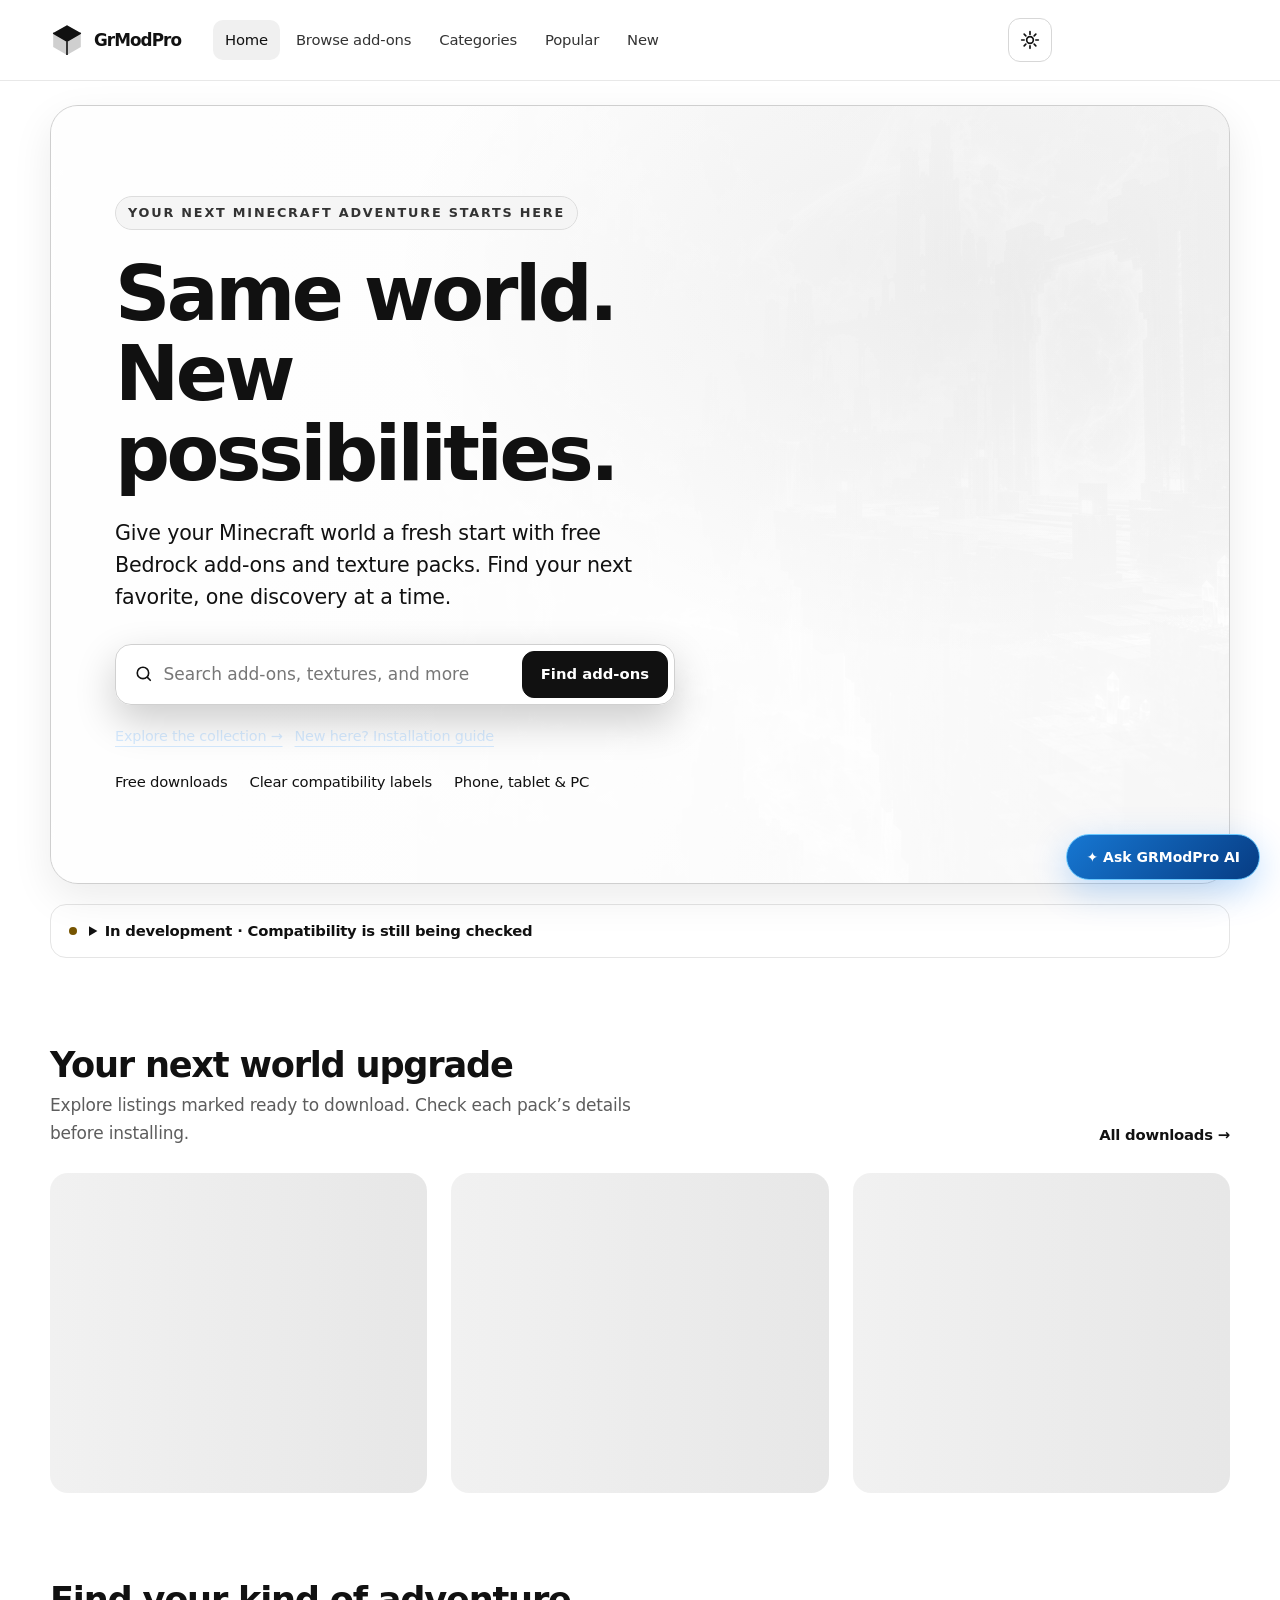
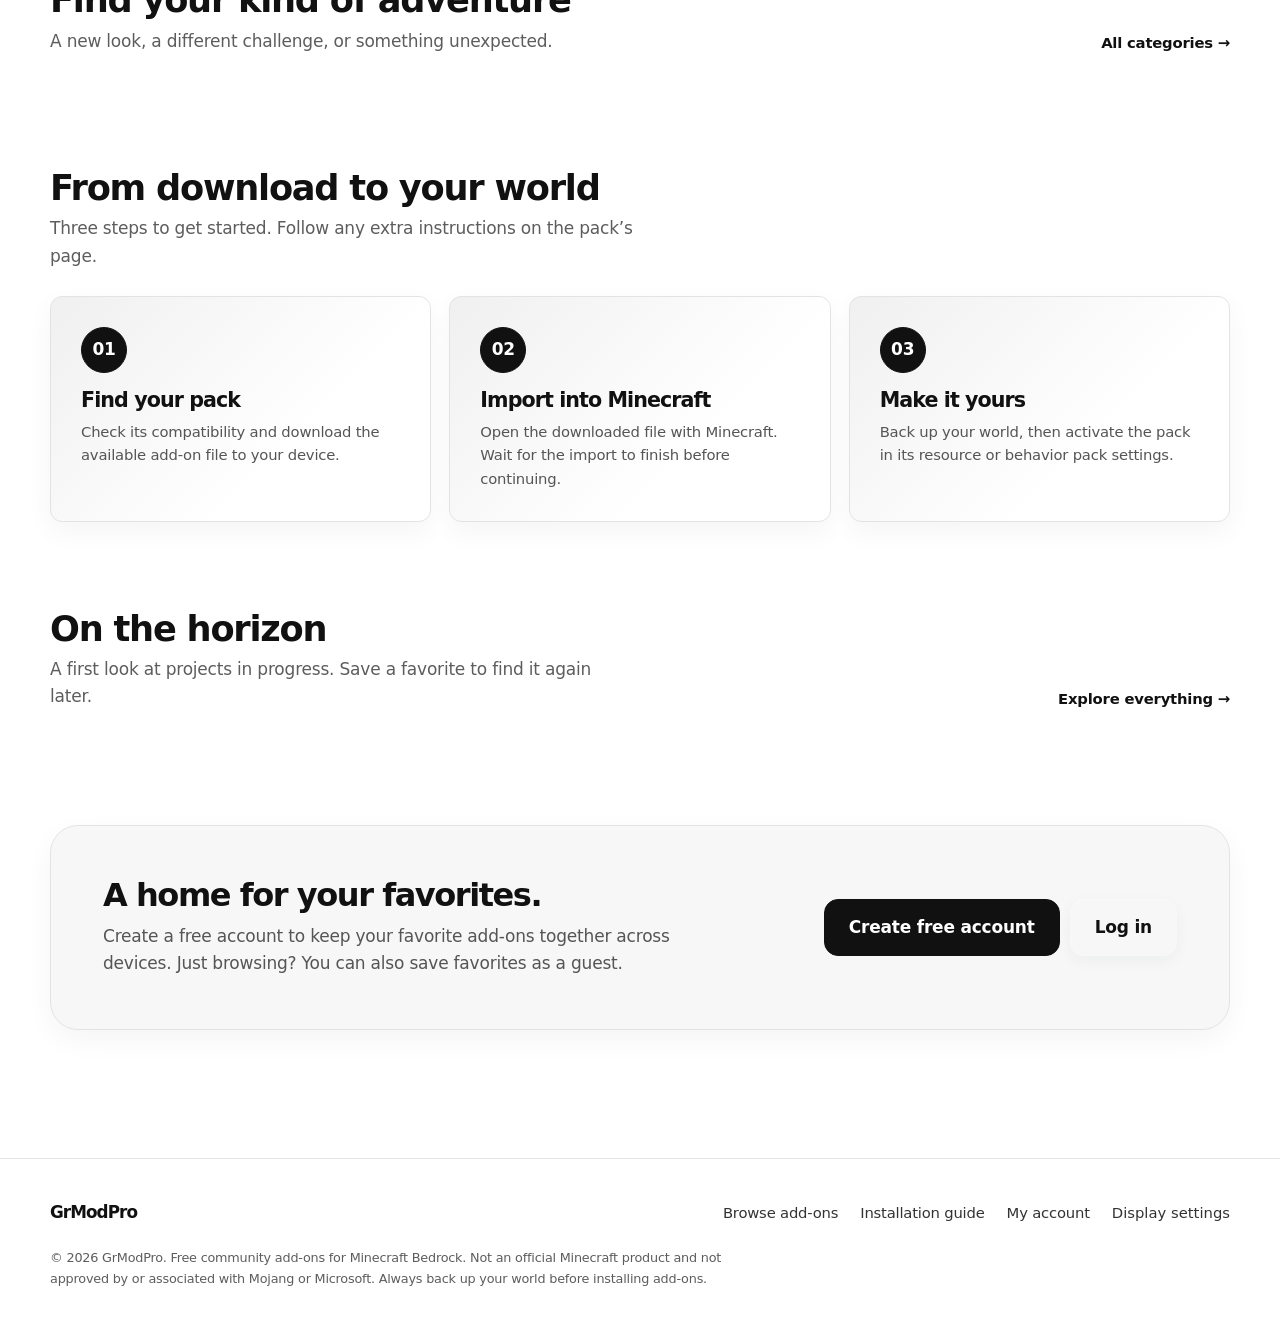
<file: index.html>
<!doctype html>
<html lang="en">
<head>
<meta charset="utf-8">
<meta name="viewport" content="width=device-width, initial-scale=1, viewport-fit=cover">
<title>GrModPro — Free Minecraft Bedrock add-ons</title>
<meta name="description" content="Discover free Minecraft Bedrock add-ons and texture packs. Browse clearly labeled downloads and save your favorites with GrModPro.">
<meta name="theme-color" content="#070b14">
<link rel="canonical" href="https://leoissac123-art.github.io/GRModPro/">
<meta property="og:title" content="GrModPro — Make Minecraft feel new again">
<meta property="og:description" content="Free Bedrock add-ons, texture packs, and your next adventure.">
<meta property="og:image" content="https://leoissac123-art.github.io/GRModPro/assets/grmodpro-hero-blue.webp">
<meta name="twitter:card" content="summary_large_image">
<link rel="preconnect" href="https://api.fontshare.com" crossorigin>
<link href="https://api.fontshare.com/v2/css?f[]=chillax@500,600&f[]=general-sans@400,500,600,700&display=swap" rel="stylesheet">
<link rel="stylesheet" href="assets/styles.css?v=11">
<script src="site-settings.js?v=4"></script>
<style>
body[data-page=home]{background:radial-gradient(ellipse at 90% 0,var(--accent-soft),transparent 38%),var(--bg)}
.nav{min-height:80px}.nav-links a[aria-current=page]{background:var(--accent-soft);color:var(--accent)}
.hero{width:var(--shell);margin:24px auto 0;border:1px solid var(--line-strong);border-radius:28px;box-shadow:var(--shadow)}
.hero .shell{width:100%;padding:clamp(40px,7vw,92px) clamp(24px,5vw,64px)}
.hero-copy{max-width:640px}.hero h1{font-size:clamp(2.65rem,6vw,5rem);letter-spacing:-.045em;max-width:620px;line-height:1.04;margin:24px 0}
.hero h1 em{color:#89d4ff}.hero .lead{max-width:480px}.hero-search{margin-top:30px;box-shadow:0 16px 40px #0003}.hero-search label{min-width:0}
.hero-points{margin-bottom:0}.hero-actions{display:flex;flex-wrap:wrap;gap:12px;margin-top:20px}.hero-actions a{color:#d5eaff;font-size:.9rem;text-underline-offset:5px}
.release-strip{display:flex;align-items:center;gap:12px;margin:20px auto 0;padding:14px 18px;border:1px solid var(--line);border-radius:16px;background:var(--surface);font-size:var(--text-sm);color:var(--muted)}
.release-strip details{min-width:0;flex:1}.release-strip summary{cursor:pointer;color:var(--text);font-weight:600}.release-strip p{margin-top:10px;max-width:85ch}.release-dot{width:8px;height:8px;flex:none;border-radius:50%;background:var(--warn)}
.section-head h2{font-size:clamp(1.6rem,3vw,2.2rem);letter-spacing:-.035em}.section-head p{max-width:54ch}.grid{gap:24px}.card{box-shadow:0 8px 24px #0000000d}.card-body{padding:22px;gap:10px}.card h3{line-height:1.25}.card:focus-within{border-color:var(--accent)}
.step{position:relative;background:linear-gradient(135deg,var(--accent-soft),transparent 65%),var(--surface);padding:30px}.step-num{border:1px solid var(--line-strong);background:var(--accent-soft);color:var(--accent);border-radius:50%;width:46px;height:46px}
.cat-tile{padding:24px}.cta-band{border-radius:28px}.site-footer{background:var(--surface)}
@media(hover:hover){.card:hover{transform:translateY(-6px)}.cat-tile:hover{box-shadow:var(--shadow)}}
@media(max-width:720px){.nav{min-height:68px}.hero{margin-top:16px;border-radius:22px}.hero .shell{padding:38px 22px}.hero .kicker{font-size:.7rem;max-width:100%;white-space:normal}.hero h1{font-size:clamp(2.4rem,10vw,3.5rem)}.hero-points{gap:10px 16px}.release-strip{align-items:flex-start}.release-dot{margin-top:8px}.section-head{gap:14px}.cta-band .actions{display:grid;width:100%}.cta-band .btn{white-space:normal;text-align:center}.footer-grid nav{gap:16px}.step{padding:24px}}
</style>
</head>
<body data-page="home">
<a class="skip" href="#main">Skip to content</a>
<header class="site-header">
<div class="shell nav">
<a class="brand" href="index.html" aria-label="GrModPro home"><svg class="brand-mark" viewBox="0 0 32 32" aria-hidden="true"><path d="M16 2 29 9.5v13L16 30 3 22.5v-13Z" fill="currentColor" opacity=".2"/><path d="M16 2 29 9.5 16 17 3 9.5Z" fill="currentColor"/><path d="M16 17v13M3 9.5 16 17 29 9.5" fill="none" stroke="currentColor" stroke-width="1.5"/></svg><span>Gr<b>Mod</b>Pro</span></a>
<nav class="nav-links" aria-label="Main"><a href="index.html" aria-current="page">Home</a><a href="discover.html">Browse add-ons</a><a href="categories.html">Categories</a><a href="trending.html">Popular</a><a href="recent.html">New</a></nav>
<div class="nav-right"><button class="icon-btn" type="button" data-settings aria-label="Display settings"><svg class="icon" viewBox="0 0 24 24" aria-hidden="true"><circle cx="12" cy="12" r="4"/><path d="M12 2v3m0 14v3M2 12h3m14 0h3M5 5l2 2m10 10 2 2M5 19l2-2M17 7l2-2"/></svg></button><div class="auth-slot" id="auth-slot" aria-live="polite"></div><button class="icon-btn menu-btn" id="menu-btn" type="button" aria-expanded="false" aria-controls="mobile-nav" aria-label="Open menu"><svg class="icon" viewBox="0 0 24 24" aria-hidden="true"><path d="M4 6h16M4 12h16M4 18h16"/></svg></button></div>
</div>
<div class="shell mobile-nav" id="mobile-nav"><nav aria-label="Mobile"><a href="index.html" aria-current="page">Home</a><a href="discover.html">Browse add-ons</a><a href="categories.html">Categories</a><a href="trending.html">Popular</a><a href="recent.html">New</a></nav><div class="mobile-auth" id="mobile-auth"></div></div>
</header>
<main id="main">
<section class="hero" aria-labelledby="hero-title">
<img class="hero-art" src="assets/grmodpro-hero-blue.webp" alt="" width="1920" height="1080" fetchpriority="high">
<div class="shell"><div class="hero-copy"><span class="kicker">YOUR NEXT MINECRAFT ADVENTURE STARTS HERE</span><h1 id="hero-title">Same world.<br><em>New possibilities.</em></h1><p class="lead">Give your Minecraft world a fresh start with free Bedrock add-ons and texture packs. Find your next favorite, one discovery at a time.</p>
<form class="hero-search" id="hero-search" role="search"><label for="hero-q"><svg class="icon" viewBox="0 0 24 24" aria-hidden="true"><circle cx="11" cy="11" r="7"/><path d="m20 20-3.5-3.5"/></svg><span class="sr-only">Search add-ons</span><input id="hero-q" type="search" placeholder="Search add-ons, textures, and more" autocomplete="off"></label><button class="btn btn-primary" type="submit">Find add-ons</button></form>
<div class="hero-actions"><a href="discover.html">Explore the collection →</a><a href="#how">New here? Installation guide</a></div>
<ul class="hero-points"><li>Free downloads</li><li>Clear compatibility labels</li><li>Phone, tablet &amp; PC</li></ul>
</div></div></section>
<aside class="shell release-strip" aria-label="Development and compatibility notice"><span class="release-dot" aria-hidden="true"></span><details><summary>In development · Compatibility is still being checked</summary><p>Target version: Minecraft Bedrock v26.52. This is a test website. We are reviewing the code, pages, buttons, download links, and file imports. Some mods, downloads, and features may not work yet. Early or unverified listings may not work on every device. Back up your world before installing an add-on.</p></details></aside>
<section class="section shell" aria-labelledby="popular-h"><div class="section-head"><div><h2 id="popular-h">Your next world upgrade</h2><p>Explore listings marked ready to download. Check each pack’s details before installing.</p></div><a class="link-more" href="discover.html?ready=1">All downloads →</a></div><div class="grid" id="popular"><div class="skeleton"></div><div class="skeleton"></div><div class="skeleton"></div></div></section>
<section class="section shell" aria-labelledby="cats-h"><div class="section-head"><div><h2 id="cats-h">Find your kind of adventure</h2><p>A new look, a different challenge, or something unexpected.</p></div><a class="link-more" href="categories.html">All categories →</a></div><div class="cat-grid" id="cats"></div></section>
<section class="section shell" id="how" aria-labelledby="how-h"><div class="section-head"><div><h2 id="how-h">From download to your world</h2><p>Three steps to get started. Follow any extra instructions on the pack’s page.</p></div></div><div class="steps-grid"><div class="step"><span class="step-num">01</span><h3>Find your pack</h3><p>Check its compatibility and download the available add-on file to your device.</p></div><div class="step"><span class="step-num">02</span><h3>Import into Minecraft</h3><p>Open the downloaded file with Minecraft. Wait for the import to finish before continuing.</p></div><div class="step"><span class="step-num">03</span><h3>Make it yours</h3><p>Back up your world, then activate the pack in its resource or behavior pack settings.</p></div></div></section>
<section class="section shell" aria-labelledby="soon-h"><div class="section-head"><div><h2 id="soon-h">On the horizon</h2><p>A first look at projects in progress. Save a favorite to find it again later.</p></div><a class="link-more" href="discover.html">Explore everything →</a></div><div class="grid" id="soon"></div></section>
<section class="section shell" id="account-cta"><div class="cta-band"><div><h2>A home for your favorites.</h2><p>Create a free account to keep your favorite add-ons together across devices. Just browsing? You can also save favorites as a guest.</p></div><div class="actions"><a class="btn btn-primary btn-lg" href="signup.html">Create free account</a><a class="btn btn-lg" href="login.html">Log in</a></div></div></section>
</main>
<footer class="site-footer"><div class="shell"><div class="footer-grid"><a class="brand" href="index.html"><span>Gr<b>Mod</b>Pro</span></a><nav aria-label="Footer"><a href="discover.html">Browse add-ons</a><a href="#how">Installation guide</a><a href="account.html">My account</a><button class="linklike" type="button" data-settings>Display settings</button></nav></div><p class="footer-note">© <span data-year>2026</span> GrModPro. Free community add-ons for Minecraft Bedrock. Not an official Minecraft product and not approved by or associated with Mojang or Microsoft. Always back up your world before installing add-ons.</p></div></footer>
<script src="assets/catalog.js?v=4"></script>
<script type="module" src="assets/pages.js?v=8"></script>
<script src="ai-assistant.js" defer></script>
</body>
</html>
</file>
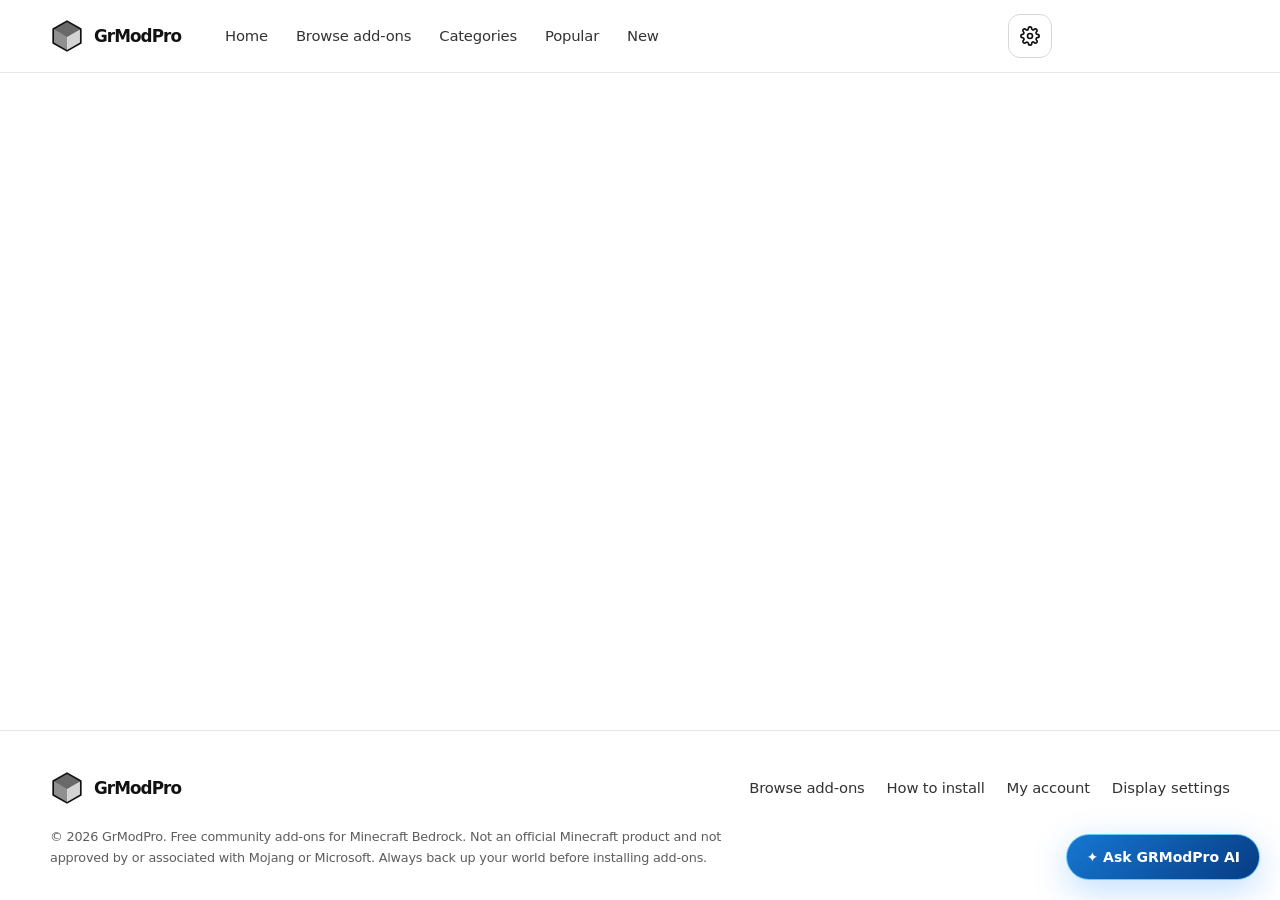
<file: account.html>
<!doctype html>
<html lang="en">
<head>
  <meta charset="utf-8">
  <meta name="viewport" content="width=device-width, initial-scale=1, viewport-fit=cover">
  <title>My account · GrModPro</title>
  <meta name="description" content="Your GrModPro account and saved favorites.">
  <meta name="theme-color" content="#070b14">
  <meta name="robots" content="noindex">
  <meta property="og:type" content="website">
  <meta property="og:site_name" content="GrModPro">
  <meta property="og:title" content="My account · GrModPro">
  <meta property="og:description" content="Your GrModPro account and saved favorites.">
  <meta property="og:image" content="https://leoissac123-art.github.io/GRModPro/assets/grmodpro-hero-blue.webp">
  <meta name="twitter:card" content="summary_large_image">
  <link rel="icon" href="data:image/svg+xml,%3Csvg xmlns='http://www.w3.org/2000/svg' viewBox='0 0 32 32'%3E%3Cpath d='M16 2 29 9.5v13L16 30 3 22.5v-13Z' fill='%234cb2ff'/%3E%3C/svg%3E">
  <link rel="preconnect" href="https://api.fontshare.com" crossorigin>
  <link href="https://api.fontshare.com/v2/css?f[]=chillax@500,600&f[]=general-sans@400,500,600,700&display=swap" rel="stylesheet">
  <link rel="stylesheet" href="assets/styles.css?v=11">
  <script src="site-settings.js?v=4"></script>
</head>
<body data-page="account" data-private="1">
<a class="skip" href="#main">Skip to content</a>
<header class="site-header">
  <div class="shell nav">
    <a class="brand" href="index.html" aria-label="GrModPro home"><svg class="brand-mark" viewBox="0 0 32 32" aria-hidden="true"><path d="M16 2 29 9.5v13L16 30 3 22.5v-13Z" fill="currentColor" opacity=".18"/><path d="M16 2 29 9.5 16 17 3 9.5Z" fill="currentColor" opacity=".55"/><path d="M16 17v13L3 22.5v-13Z" fill="currentColor" opacity=".35"/><path d="M16 2 29 9.5v13L16 30 3 22.5v-13Z" fill="none" stroke="currentColor" stroke-width="1.6" stroke-linejoin="round"/></svg><span>Gr<b>Mod</b>Pro</span></a>
    <nav class="nav-links" aria-label="Main"><a href="index.html">Home</a><a href="discover.html">Browse add-ons</a><a href="categories.html">Categories</a><a href="trending.html">Popular</a><a href="recent.html">New</a></nav>
    <div class="nav-right">
      <button class="icon-btn" type="button" data-settings aria-label="Display settings" title="Display settings"><svg class="icon" viewBox="0 0 24 24" aria-hidden="true"><circle cx="12" cy="12" r="3"/><path d="M19.4 15a1.7 1.7 0 0 0 .3 1.8l.1.1a2 2 0 1 1-2.8 2.8l-.1-.1a1.7 1.7 0 0 0-1.8-.3 1.7 1.7 0 0 0-1 1.5V21a2 2 0 1 1-4 0v-.1a1.7 1.7 0 0 0-1.1-1.5 1.7 1.7 0 0 0-1.8.3l-.1.1a2 2 0 1 1-2.8-2.8l.1-.1a1.7 1.7 0 0 0 .3-1.8 1.7 1.7 0 0 0-1.5-1H3a2 2 0 1 1 0-4h.1a1.7 1.7 0 0 0 1.5-1.1 1.7 1.7 0 0 0-.3-1.8l-.1-.1a2 2 0 1 1 2.8-2.8l.1.1a1.7 1.7 0 0 0 1.8.3H9a1.7 1.7 0 0 0 1-1.5V3a2 2 0 1 1 4 0v.1a1.7 1.7 0 0 0 1 1.5 1.7 1.7 0 0 0 1.8-.3l.1-.1a2 2 0 1 1 2.8 2.8l-.1.1a1.7 1.7 0 0 0-.3 1.8V9a1.7 1.7 0 0 0 1.5 1H21a2 2 0 1 1 0 4h-.1a1.7 1.7 0 0 0-1.5 1Z"/></svg></button>
      <div class="auth-slot" id="auth-slot" aria-live="polite"></div>
      <button class="icon-btn menu-btn" id="menu-btn" type="button" aria-expanded="false" aria-controls="mobile-nav" aria-label="Open menu"><svg class="icon" viewBox="0 0 24 24" aria-hidden="true"><path d="M4 6h16"/><path d="M4 12h16"/><path d="M4 18h16"/></svg></button>
    </div>
  </div>
  <div class="shell mobile-nav" id="mobile-nav">
    <nav aria-label="Mobile"><a href="index.html">Home</a><a href="discover.html">Browse add-ons</a><a href="categories.html">Categories</a><a href="trending.html">Popular</a><a href="recent.html">New</a></nav>
    <div class="mobile-auth" id="mobile-auth"></div>
  </div>
</header>
<main id="main">

<div class="shell">
  <section id="signed-out" hidden>
    <div class="empty" style="margin:64px 0"><h3>You're not logged in</h3><p>Log in to see your account and saved favorites, or keep browsing as a guest.</p>
      <div style="display:flex;gap:10px;justify-content:center;flex-wrap:wrap"><a class="btn btn-primary" href="login.html">Log in</a><a class="btn" href="signup.html">Sign up free</a><button class="btn btn-ghost" type="button" data-guest>Continue as guest</button></div></div>
  </section>
  <section id="guest-view" hidden>
    <header class="page-head"><h1>Guest favorites</h1><p>You're browsing as a guest. Your favorites are saved on this device only. Create a free account to keep them on every device; your saved favorites will move over automatically.</p>
      <div style="display:flex;gap:10px;flex-wrap:wrap;margin-top:20px"><a class="btn btn-primary" href="signup.html">Create free account</a><a class="btn" href="login.html">Log in</a><button class="btn btn-ghost" type="button" data-exit-guest-page>Exit guest mode</button></div></header>
    <div class="grid" id="guest-grid" style="padding-bottom:40px"></div>
    <div class="empty" id="guest-empty" hidden><h3>No favorites yet</h3><p>Tap the heart on any add-on to save it here.</p><a class="btn btn-primary" href="discover.html">Browse add-ons</a></div>
  </section>
  <section id="signed-in" hidden>
    <header class="page-head"><h1>My account</h1></header>
    <div class="account-grid">
      <div>
        <div class="panel profile"><span class="avatar avatar-lg" id="p-avatar">?</span><div><strong id="p-name"></strong><span id="p-email" style="display:block"></span><span id="p-since" style="display:block;color:var(--faint);font-size:var(--text-xs);margin-top:4px"></span></div>
          <button class="btn btn-block" type="button" data-logout><svg class="icon" viewBox="0 0 24 24" aria-hidden="true"><path d="M9 21H5a2 2 0 0 1-2-2V5a2 2 0 0 1 2-2h4"/><path d="m16 17 5-5-5-5"/><path d="M21 12H9"/></svg>Log out</button></div>
        <div class="panel"><h2>Your name</h2><p>This is how we greet you on the site.</p>
          <form class="form" id="name-form" style="margin-top:14px"><div class="field"><label class="sr-only" for="acc-name">Name</label><input class="input" id="acc-name" name="name" maxlength="40" autocomplete="nickname"></div><button class="btn" type="submit">Save name</button></form></div>
        <div class="panel"><h2>Change password</h2><p>At least 8 characters.</p>
          <div id="pw-msg" hidden style="margin-top:12px"></div>
          <form class="form" id="pw-form" style="margin-top:14px"><div class="field"><label for="password">New password</label>
  <div class="pw-wrap"><input class="input" id="password" name="password" type="password" autocomplete="new-password" required minlength="8"><button class="pw-toggle" type="button" aria-label="Show password">Show</button></div>
  </div><button class="btn" type="submit">Change password</button></form></div>
      </div>
      <div id="favorites">
        <div class="section-head" style="margin-bottom:18px"><div><h2>My favorites</h2></div><span class="card-meta" id="fav-count"></span></div>
        <div class="grid" id="fav-grid"></div>
        <div class="empty" id="fav-empty" hidden><h3>No favorites yet</h3><p>Tap the heart on any add-on to save it here.</p><a class="btn btn-primary" href="discover.html">Browse add-ons</a></div>
      </div>
    </div>
  </section>
</div>
</main>
<footer class="site-footer">
  <div class="shell">
    <div class="footer-grid">
      <a class="brand" href="index.html"><svg class="brand-mark" viewBox="0 0 32 32" aria-hidden="true"><path d="M16 2 29 9.5v13L16 30 3 22.5v-13Z" fill="currentColor" opacity=".18"/><path d="M16 2 29 9.5 16 17 3 9.5Z" fill="currentColor" opacity=".55"/><path d="M16 17v13L3 22.5v-13Z" fill="currentColor" opacity=".35"/><path d="M16 2 29 9.5v13L16 30 3 22.5v-13Z" fill="none" stroke="currentColor" stroke-width="1.6" stroke-linejoin="round"/></svg><span>Gr<b>Mod</b>Pro</span></a>
      <nav aria-label="Footer">
        <a href="discover.html">Browse add-ons</a><a href="index.html#how">How to install</a>
        <a href="account.html">My account</a><button class="linklike" type="button" data-settings>Display settings</button>
      </nav>
    </div>
    <p class="footer-note">© <span data-year>2026</span> GrModPro. Free community add-ons for Minecraft Bedrock. Not an official Minecraft product and not approved by or associated with Mojang or Microsoft. Always back up your world before installing add-ons.</p>
  </div>
</footer>
<script src="assets/catalog.js?v=4"></script>
<script type="module" src="assets/pages.js?v=8"></script>
<script src="ai-assistant.js" defer></script>
</body>
</html>
</file>
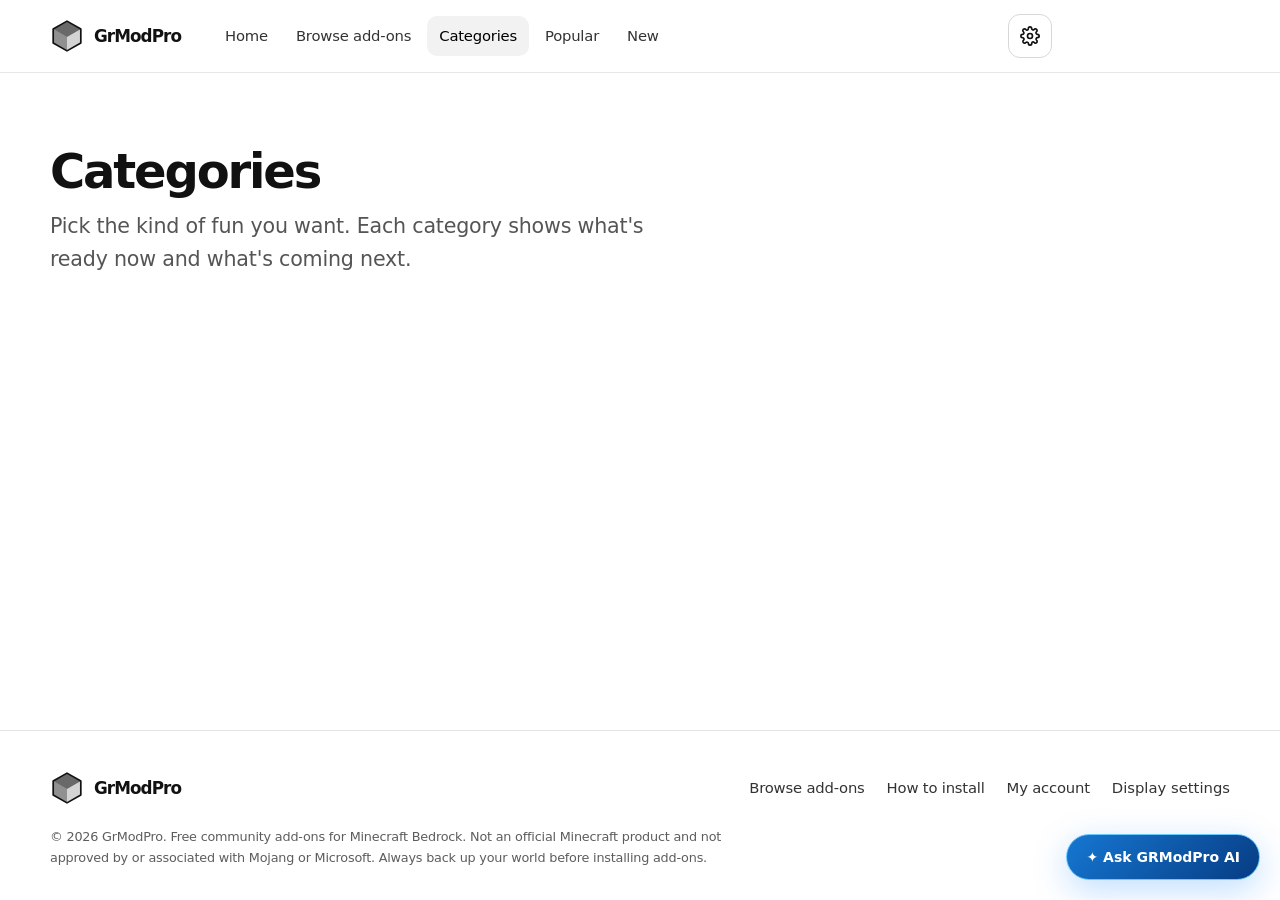
<file: categories.html>
<!doctype html>
<html lang="en">
<head>
  <meta charset="utf-8">
  <meta name="viewport" content="width=device-width, initial-scale=1, viewport-fit=cover">
  <title>Categories · GrModPro</title>
  <meta name="description" content="Browse GrModPro add-ons by category: horror, visuals, survival, mobs, performance and utilities.">
  <meta name="theme-color" content="#070b14">
  <link rel="canonical" href="https://leoissac123-art.github.io/GRModPro/categories.html">
  <meta property="og:type" content="website">
  <meta property="og:site_name" content="GrModPro">
  <meta property="og:title" content="Categories · GrModPro">
  <meta property="og:description" content="Browse GrModPro add-ons by category: horror, visuals, survival, mobs, performance and utilities.">
  <meta property="og:image" content="https://leoissac123-art.github.io/GRModPro/assets/grmodpro-hero-blue.webp">
  <meta name="twitter:card" content="summary_large_image">
  <link rel="icon" href="data:image/svg+xml,%3Csvg xmlns='http://www.w3.org/2000/svg' viewBox='0 0 32 32'%3E%3Cpath d='M16 2 29 9.5v13L16 30 3 22.5v-13Z' fill='%234cb2ff'/%3E%3C/svg%3E">
  <link rel="preconnect" href="https://api.fontshare.com" crossorigin>
  <link href="https://api.fontshare.com/v2/css?f[]=chillax@500,600&f[]=general-sans@400,500,600,700&display=swap" rel="stylesheet">
  <link rel="stylesheet" href="assets/styles.css?v=11">
  <script src="site-settings.js?v=4"></script>
</head>
<body data-page="categories">
<a class="skip" href="#main">Skip to content</a>
<header class="site-header">
  <div class="shell nav">
    <a class="brand" href="index.html" aria-label="GrModPro home"><svg class="brand-mark" viewBox="0 0 32 32" aria-hidden="true"><path d="M16 2 29 9.5v13L16 30 3 22.5v-13Z" fill="currentColor" opacity=".18"/><path d="M16 2 29 9.5 16 17 3 9.5Z" fill="currentColor" opacity=".55"/><path d="M16 17v13L3 22.5v-13Z" fill="currentColor" opacity=".35"/><path d="M16 2 29 9.5v13L16 30 3 22.5v-13Z" fill="none" stroke="currentColor" stroke-width="1.6" stroke-linejoin="round"/></svg><span>Gr<b>Mod</b>Pro</span></a>
    <nav class="nav-links" aria-label="Main"><a href="index.html">Home</a><a href="discover.html">Browse add-ons</a><a href="categories.html" aria-current="page">Categories</a><a href="trending.html">Popular</a><a href="recent.html">New</a></nav>
    <div class="nav-right">
      <button class="icon-btn" type="button" data-settings aria-label="Display settings" title="Display settings"><svg class="icon" viewBox="0 0 24 24" aria-hidden="true"><circle cx="12" cy="12" r="3"/><path d="M19.4 15a1.7 1.7 0 0 0 .3 1.8l.1.1a2 2 0 1 1-2.8 2.8l-.1-.1a1.7 1.7 0 0 0-1.8-.3 1.7 1.7 0 0 0-1 1.5V21a2 2 0 1 1-4 0v-.1a1.7 1.7 0 0 0-1.1-1.5 1.7 1.7 0 0 0-1.8.3l-.1.1a2 2 0 1 1-2.8-2.8l.1-.1a1.7 1.7 0 0 0 .3-1.8 1.7 1.7 0 0 0-1.5-1H3a2 2 0 1 1 0-4h.1a1.7 1.7 0 0 0 1.5-1.1 1.7 1.7 0 0 0-.3-1.8l-.1-.1a2 2 0 1 1 2.8-2.8l.1.1a1.7 1.7 0 0 0 1.8.3H9a1.7 1.7 0 0 0 1-1.5V3a2 2 0 1 1 4 0v.1a1.7 1.7 0 0 0 1 1.5 1.7 1.7 0 0 0 1.8-.3l.1-.1a2 2 0 1 1 2.8 2.8l-.1.1a1.7 1.7 0 0 0-.3 1.8V9a1.7 1.7 0 0 0 1.5 1H21a2 2 0 1 1 0 4h-.1a1.7 1.7 0 0 0-1.5 1Z"/></svg></button>
      <div class="auth-slot" id="auth-slot" aria-live="polite"></div>
      <button class="icon-btn menu-btn" id="menu-btn" type="button" aria-expanded="false" aria-controls="mobile-nav" aria-label="Open menu"><svg class="icon" viewBox="0 0 24 24" aria-hidden="true"><path d="M4 6h16"/><path d="M4 12h16"/><path d="M4 18h16"/></svg></button>
    </div>
  </div>
  <div class="shell mobile-nav" id="mobile-nav">
    <nav aria-label="Mobile"><a href="index.html">Home</a><a href="discover.html">Browse add-ons</a><a href="categories.html" aria-current="page">Categories</a><a href="trending.html">Popular</a><a href="recent.html">New</a></nav>
    <div class="mobile-auth" id="mobile-auth"></div>
  </div>
</header>
<main id="main">

<div class="shell">
  <header class="page-head"><h1>Categories</h1><p>Pick the kind of fun you want. Each category shows what's ready now and what's coming next.</p></header>
  <div class="cat-grid" id="cats" style="padding-bottom:40px"></div>
</div>
</main>
<footer class="site-footer">
  <div class="shell">
    <div class="footer-grid">
      <a class="brand" href="index.html"><svg class="brand-mark" viewBox="0 0 32 32" aria-hidden="true"><path d="M16 2 29 9.5v13L16 30 3 22.5v-13Z" fill="currentColor" opacity=".18"/><path d="M16 2 29 9.5 16 17 3 9.5Z" fill="currentColor" opacity=".55"/><path d="M16 17v13L3 22.5v-13Z" fill="currentColor" opacity=".35"/><path d="M16 2 29 9.5v13L16 30 3 22.5v-13Z" fill="none" stroke="currentColor" stroke-width="1.6" stroke-linejoin="round"/></svg><span>Gr<b>Mod</b>Pro</span></a>
      <nav aria-label="Footer">
        <a href="discover.html">Browse add-ons</a><a href="index.html#how">How to install</a>
        <a href="account.html">My account</a><button class="linklike" type="button" data-settings>Display settings</button>
      </nav>
    </div>
    <p class="footer-note">© <span data-year>2026</span> GrModPro. Free community add-ons for Minecraft Bedrock. Not an official Minecraft product and not approved by or associated with Mojang or Microsoft. Always back up your world before installing add-ons.</p>
  </div>
</footer>
<script src="assets/catalog.js?v=4"></script>
<script type="module" src="assets/pages.js?v=8"></script>
<script src="ai-assistant.js" defer></script>
</body>
</html>
</file>
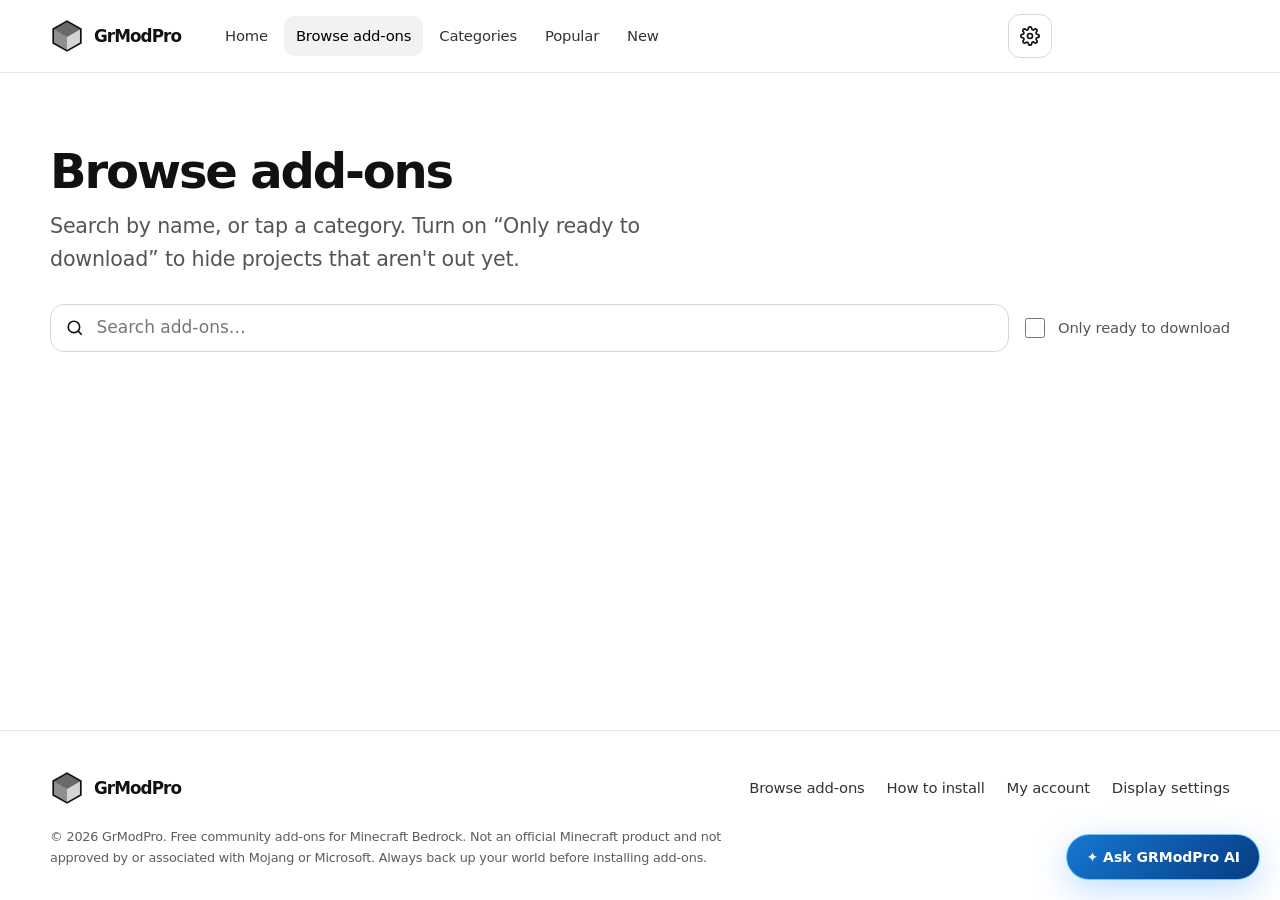
<file: discover.html>
<!doctype html>
<html lang="en">
<head>
  <meta charset="utf-8">
  <meta name="viewport" content="width=device-width, initial-scale=1, viewport-fit=cover">
  <title>Browse add-ons · GrModPro</title>
  <meta name="description" content="Search and filter every GrModPro add-on and texture pack for Minecraft Bedrock.">
  <meta name="theme-color" content="#070b14">
  <link rel="canonical" href="https://leoissac123-art.github.io/GRModPro/discover.html">
  <meta property="og:type" content="website">
  <meta property="og:site_name" content="GrModPro">
  <meta property="og:title" content="Browse add-ons · GrModPro">
  <meta property="og:description" content="Search and filter every GrModPro add-on and texture pack for Minecraft Bedrock.">
  <meta property="og:image" content="https://leoissac123-art.github.io/GRModPro/assets/grmodpro-hero-blue.webp">
  <meta name="twitter:card" content="summary_large_image">
  <link rel="icon" href="data:image/svg+xml,%3Csvg xmlns='http://www.w3.org/2000/svg' viewBox='0 0 32 32'%3E%3Cpath d='M16 2 29 9.5v13L16 30 3 22.5v-13Z' fill='%234cb2ff'/%3E%3C/svg%3E">
  <link rel="preconnect" href="https://api.fontshare.com" crossorigin>
  <link href="https://api.fontshare.com/v2/css?f[]=chillax@500,600&f[]=general-sans@400,500,600,700&display=swap" rel="stylesheet">
  <link rel="stylesheet" href="assets/styles.css?v=11">
  <script src="site-settings.js?v=4"></script>
</head>
<body data-page="discover">
<a class="skip" href="#main">Skip to content</a>
<header class="site-header">
  <div class="shell nav">
    <a class="brand" href="index.html" aria-label="GrModPro home"><svg class="brand-mark" viewBox="0 0 32 32" aria-hidden="true"><path d="M16 2 29 9.5v13L16 30 3 22.5v-13Z" fill="currentColor" opacity=".18"/><path d="M16 2 29 9.5 16 17 3 9.5Z" fill="currentColor" opacity=".55"/><path d="M16 17v13L3 22.5v-13Z" fill="currentColor" opacity=".35"/><path d="M16 2 29 9.5v13L16 30 3 22.5v-13Z" fill="none" stroke="currentColor" stroke-width="1.6" stroke-linejoin="round"/></svg><span>Gr<b>Mod</b>Pro</span></a>
    <nav class="nav-links" aria-label="Main"><a href="index.html">Home</a><a href="discover.html" aria-current="page">Browse add-ons</a><a href="categories.html">Categories</a><a href="trending.html">Popular</a><a href="recent.html">New</a></nav>
    <div class="nav-right">
      <button class="icon-btn" type="button" data-settings aria-label="Display settings" title="Display settings"><svg class="icon" viewBox="0 0 24 24" aria-hidden="true"><circle cx="12" cy="12" r="3"/><path d="M19.4 15a1.7 1.7 0 0 0 .3 1.8l.1.1a2 2 0 1 1-2.8 2.8l-.1-.1a1.7 1.7 0 0 0-1.8-.3 1.7 1.7 0 0 0-1 1.5V21a2 2 0 1 1-4 0v-.1a1.7 1.7 0 0 0-1.1-1.5 1.7 1.7 0 0 0-1.8.3l-.1.1a2 2 0 1 1-2.8-2.8l.1-.1a1.7 1.7 0 0 0 .3-1.8 1.7 1.7 0 0 0-1.5-1H3a2 2 0 1 1 0-4h.1a1.7 1.7 0 0 0 1.5-1.1 1.7 1.7 0 0 0-.3-1.8l-.1-.1a2 2 0 1 1 2.8-2.8l.1.1a1.7 1.7 0 0 0 1.8.3H9a1.7 1.7 0 0 0 1-1.5V3a2 2 0 1 1 4 0v.1a1.7 1.7 0 0 0 1 1.5 1.7 1.7 0 0 0 1.8-.3l.1-.1a2 2 0 1 1 2.8 2.8l-.1.1a1.7 1.7 0 0 0-.3 1.8V9a1.7 1.7 0 0 0 1.5 1H21a2 2 0 1 1 0 4h-.1a1.7 1.7 0 0 0-1.5 1Z"/></svg></button>
      <div class="auth-slot" id="auth-slot" aria-live="polite"></div>
      <button class="icon-btn menu-btn" id="menu-btn" type="button" aria-expanded="false" aria-controls="mobile-nav" aria-label="Open menu"><svg class="icon" viewBox="0 0 24 24" aria-hidden="true"><path d="M4 6h16"/><path d="M4 12h16"/><path d="M4 18h16"/></svg></button>
    </div>
  </div>
  <div class="shell mobile-nav" id="mobile-nav">
    <nav aria-label="Mobile"><a href="index.html">Home</a><a href="discover.html" aria-current="page">Browse add-ons</a><a href="categories.html">Categories</a><a href="trending.html">Popular</a><a href="recent.html">New</a></nav>
    <div class="mobile-auth" id="mobile-auth"></div>
  </div>
</header>
<main id="main">

<div class="shell">
  <header class="page-head"><h1>Browse add-ons</h1><p>Search by name, or tap a category. Turn on “Only ready to download” to hide projects that aren't out yet.</p></header>
  <form class="toolbar" id="search-form" role="search">
    <label class="search-box" for="q"><svg class="icon" viewBox="0 0 24 24" aria-hidden="true"><circle cx="11" cy="11" r="7"/><path d="m20 20-3.5-3.5"/></svg><span class="sr-only">Search</span><input id="q" type="search" placeholder="Search add-ons…" autocomplete="off"></label>
    <label class="toggle"><input type="checkbox" id="ready-only"> Only ready to download</label>
  </form>
  <div class="chips" id="chips" role="group" aria-label="Category" style="margin-bottom:22px"></div>
  <p class="result-line" id="result-line" aria-live="polite"></p>
  <div class="grid" id="results"></div>
  <div class="empty" id="empty" hidden><h3>Nothing matches that yet</h3><p>Try a different word, or clear your search to see everything.</p><button class="btn btn-primary" type="button" id="clear">Show everything</button></div>
</div>
</main>
<footer class="site-footer">
  <div class="shell">
    <div class="footer-grid">
      <a class="brand" href="index.html"><svg class="brand-mark" viewBox="0 0 32 32" aria-hidden="true"><path d="M16 2 29 9.5v13L16 30 3 22.5v-13Z" fill="currentColor" opacity=".18"/><path d="M16 2 29 9.5 16 17 3 9.5Z" fill="currentColor" opacity=".55"/><path d="M16 17v13L3 22.5v-13Z" fill="currentColor" opacity=".35"/><path d="M16 2 29 9.5v13L16 30 3 22.5v-13Z" fill="none" stroke="currentColor" stroke-width="1.6" stroke-linejoin="round"/></svg><span>Gr<b>Mod</b>Pro</span></a>
      <nav aria-label="Footer">
        <a href="discover.html">Browse add-ons</a><a href="index.html#how">How to install</a>
        <a href="account.html">My account</a><button class="linklike" type="button" data-settings>Display settings</button>
      </nav>
    </div>
    <p class="footer-note">© <span data-year>2026</span> GrModPro. Free community add-ons for Minecraft Bedrock. Not an official Minecraft product and not approved by or associated with Mojang or Microsoft. Always back up your world before installing add-ons.</p>
  </div>
</footer>
<script src="assets/catalog.js?v=4"></script>
<script type="module" src="assets/pages.js?v=8"></script>
<script src="ai-assistant.js" defer></script>
</body>
</html>
</file>
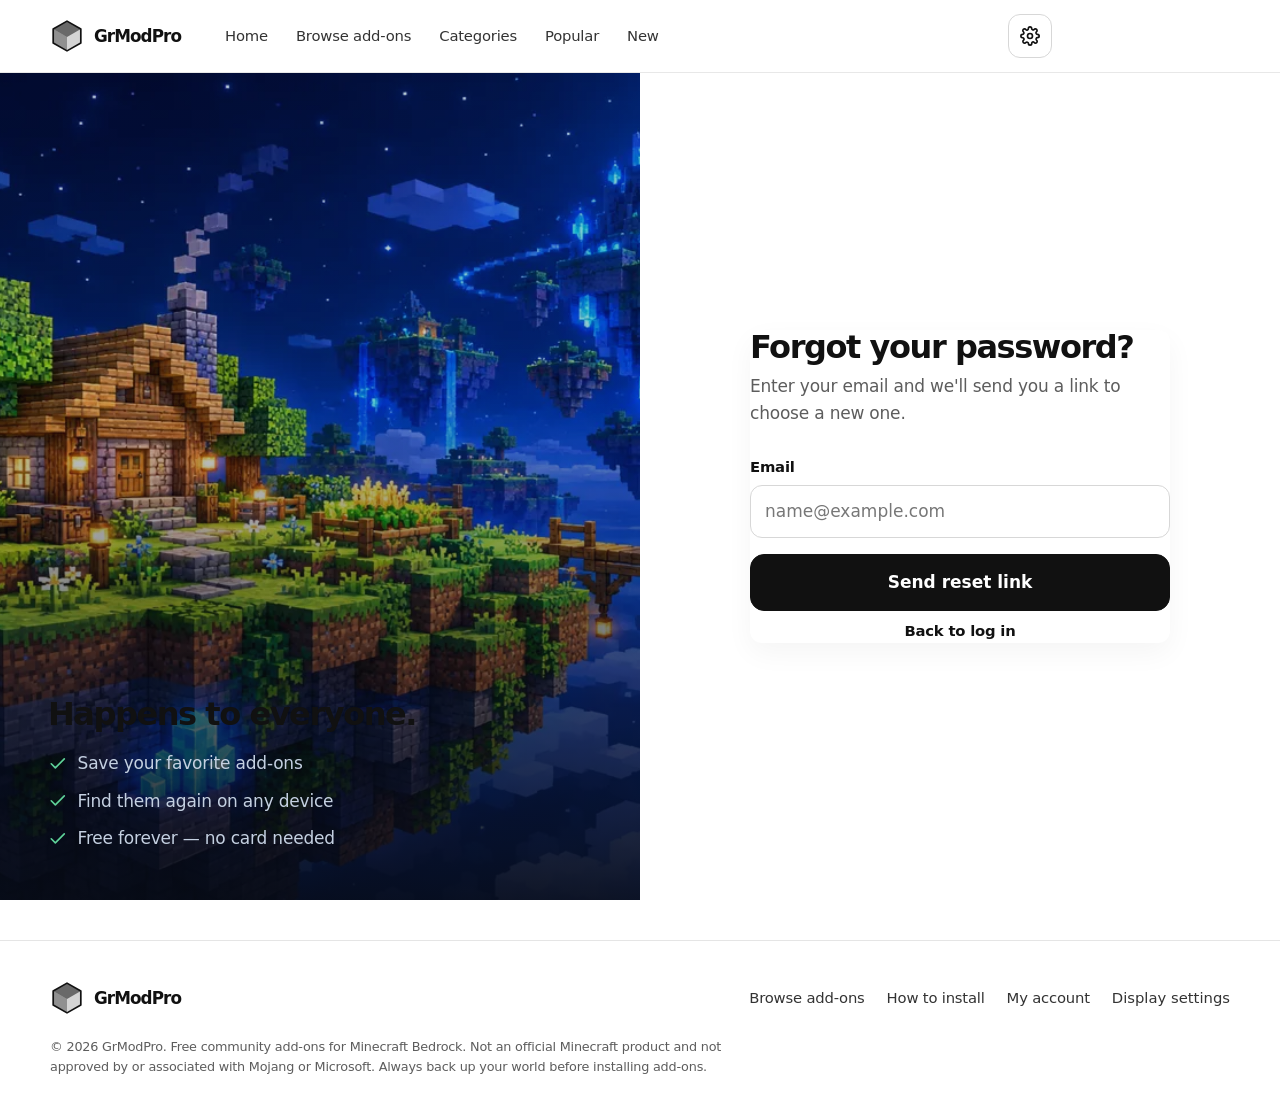
<file: forgot.html>
<!doctype html>
<html lang="en">
<head>
  <meta charset="utf-8">
  <meta name="viewport" content="width=device-width, initial-scale=1, viewport-fit=cover">
  <title>Reset your password · GrModPro</title>
  <meta name="description" content="Reset your GrModPro password.">
  <meta name="theme-color" content="#070b14">
  <meta name="robots" content="noindex">
  <meta property="og:type" content="website">
  <meta property="og:site_name" content="GrModPro">
  <meta property="og:title" content="Reset your password · GrModPro">
  <meta property="og:description" content="Reset your GrModPro password.">
  <meta property="og:image" content="https://leoissac123-art.github.io/GRModPro/assets/grmodpro-hero-blue.webp">
  <meta name="twitter:card" content="summary_large_image">
  <link rel="icon" href="data:image/svg+xml,%3Csvg xmlns='http://www.w3.org/2000/svg' viewBox='0 0 32 32'%3E%3Cpath d='M16 2 29 9.5v13L16 30 3 22.5v-13Z' fill='%234cb2ff'/%3E%3C/svg%3E">
  <link rel="preconnect" href="https://api.fontshare.com" crossorigin>
  <link href="https://api.fontshare.com/v2/css?f[]=chillax@500,600&f[]=general-sans@400,500,600,700&display=swap" rel="stylesheet">
  <link rel="stylesheet" href="assets/styles.css?v=7">
  <script src="site-settings.js?v=4"></script>
</head>
<body data-page="forgot">
<a class="skip" href="#main">Skip to content</a>
<header class="site-header">
  <div class="shell nav">
    <a class="brand" href="index.html" aria-label="GrModPro home"><svg class="brand-mark" viewBox="0 0 32 32" aria-hidden="true"><path d="M16 2 29 9.5v13L16 30 3 22.5v-13Z" fill="currentColor" opacity=".18"/><path d="M16 2 29 9.5 16 17 3 9.5Z" fill="currentColor" opacity=".55"/><path d="M16 17v13L3 22.5v-13Z" fill="currentColor" opacity=".35"/><path d="M16 2 29 9.5v13L16 30 3 22.5v-13Z" fill="none" stroke="currentColor" stroke-width="1.6" stroke-linejoin="round"/></svg><span>Gr<b>Mod</b>Pro</span></a>
    <nav class="nav-links" aria-label="Main"><a href="index.html">Home</a><a href="discover.html">Browse add-ons</a><a href="categories.html">Categories</a><a href="trending.html">Popular</a><a href="recent.html">New</a></nav>
    <div class="nav-right">
      <button class="icon-btn" type="button" data-settings aria-label="Display settings" title="Display settings"><svg class="icon" viewBox="0 0 24 24" aria-hidden="true"><circle cx="12" cy="12" r="3"/><path d="M19.4 15a1.7 1.7 0 0 0 .3 1.8l.1.1a2 2 0 1 1-2.8 2.8l-.1-.1a1.7 1.7 0 0 0-1.8-.3 1.7 1.7 0 0 0-1 1.5V21a2 2 0 1 1-4 0v-.1a1.7 1.7 0 0 0-1.1-1.5 1.7 1.7 0 0 0-1.8.3l-.1.1a2 2 0 1 1-2.8-2.8l.1-.1a1.7 1.7 0 0 0 .3-1.8 1.7 1.7 0 0 0-1.5-1H3a2 2 0 1 1 0-4h.1a1.7 1.7 0 0 0 1.5-1.1 1.7 1.7 0 0 0-.3-1.8l-.1-.1a2 2 0 1 1 2.8-2.8l.1.1a1.7 1.7 0 0 0 1.8.3H9a1.7 1.7 0 0 0 1-1.5V3a2 2 0 1 1 4 0v.1a1.7 1.7 0 0 0 1 1.5 1.7 1.7 0 0 0 1.8-.3l.1-.1a2 2 0 1 1 2.8 2.8l-.1.1a1.7 1.7 0 0 0-.3 1.8V9a1.7 1.7 0 0 0 1.5 1H21a2 2 0 1 1 0 4h-.1a1.7 1.7 0 0 0-1.5 1Z"/></svg></button>
      <div class="auth-slot" id="auth-slot" aria-live="polite"></div>
      <button class="icon-btn menu-btn" id="menu-btn" type="button" aria-expanded="false" aria-controls="mobile-nav" aria-label="Open menu"><svg class="icon" viewBox="0 0 24 24" aria-hidden="true"><path d="M4 6h16"/><path d="M4 12h16"/><path d="M4 18h16"/></svg></button>
    </div>
  </div>
  <div class="shell mobile-nav" id="mobile-nav">
    <nav aria-label="Mobile"><a href="index.html">Home</a><a href="discover.html">Browse add-ons</a><a href="categories.html">Categories</a><a href="trending.html">Popular</a><a href="recent.html">New</a></nav>
    <div class="mobile-auth" id="mobile-auth"></div>
  </div>
</header>
<main id="main">

<div class="auth-wrap">
  <aside class="auth-side">
    <img src="assets/cover-classic.webp" alt="" width="1280" height="720">
    <div><h2>Happens to everyone.</h2>
      <ul><li><svg class="icon" viewBox="0 0 24 24" aria-hidden="true"><path d="M20 6 9 17l-5-5"/></svg>Save your favorite add-ons</li><li><svg class="icon" viewBox="0 0 24 24" aria-hidden="true"><path d="M20 6 9 17l-5-5"/></svg>Find them again on any device</li><li><svg class="icon" viewBox="0 0 24 24" aria-hidden="true"><path d="M20 6 9 17l-5-5"/></svg>Free forever — no card needed</li></ul></div>
  </aside>
  <div class="auth-main"><div class="auth-card">
<h1>Forgot your password?</h1><p>Enter your email and we'll send you a link to choose a new one.</p>
<div id="form-msg" hidden style="margin-top:20px"></div>
<form class="form" id="forgot-form" novalidate>
  <div class="field"><label for="email">Email</label><input class="input" id="email" name="email" type="email" autocomplete="email" inputmode="email" placeholder="name@example.com" required></div>
  <button class="btn btn-primary btn-lg btn-block" type="submit">Send reset link</button>
</form>
<p class="switch-line"><a href="login.html">Back to log in</a></p></div></div>
</div>
</main>
<footer class="site-footer">
  <div class="shell">
    <div class="footer-grid">
      <a class="brand" href="index.html"><svg class="brand-mark" viewBox="0 0 32 32" aria-hidden="true"><path d="M16 2 29 9.5v13L16 30 3 22.5v-13Z" fill="currentColor" opacity=".18"/><path d="M16 2 29 9.5 16 17 3 9.5Z" fill="currentColor" opacity=".55"/><path d="M16 17v13L3 22.5v-13Z" fill="currentColor" opacity=".35"/><path d="M16 2 29 9.5v13L16 30 3 22.5v-13Z" fill="none" stroke="currentColor" stroke-width="1.6" stroke-linejoin="round"/></svg><span>Gr<b>Mod</b>Pro</span></a>
      <nav aria-label="Footer">
        <a href="discover.html">Browse add-ons</a><a href="index.html#how">How to install</a>
        <a href="account.html">My account</a><button class="linklike" type="button" data-settings>Display settings</button>
      </nav>
    </div>
    <p class="footer-note">© <span data-year>2026</span> GrModPro. Free community add-ons for Minecraft Bedrock. Not an official Minecraft product and not approved by or associated with Mojang or Microsoft. Always back up your world before installing add-ons.</p>
  </div>
</footer>
<script src="assets/catalog.js?v=4"></script>
<script type="module" src="assets/pages.js?v=8"></script>

</body>
</html>
</file>
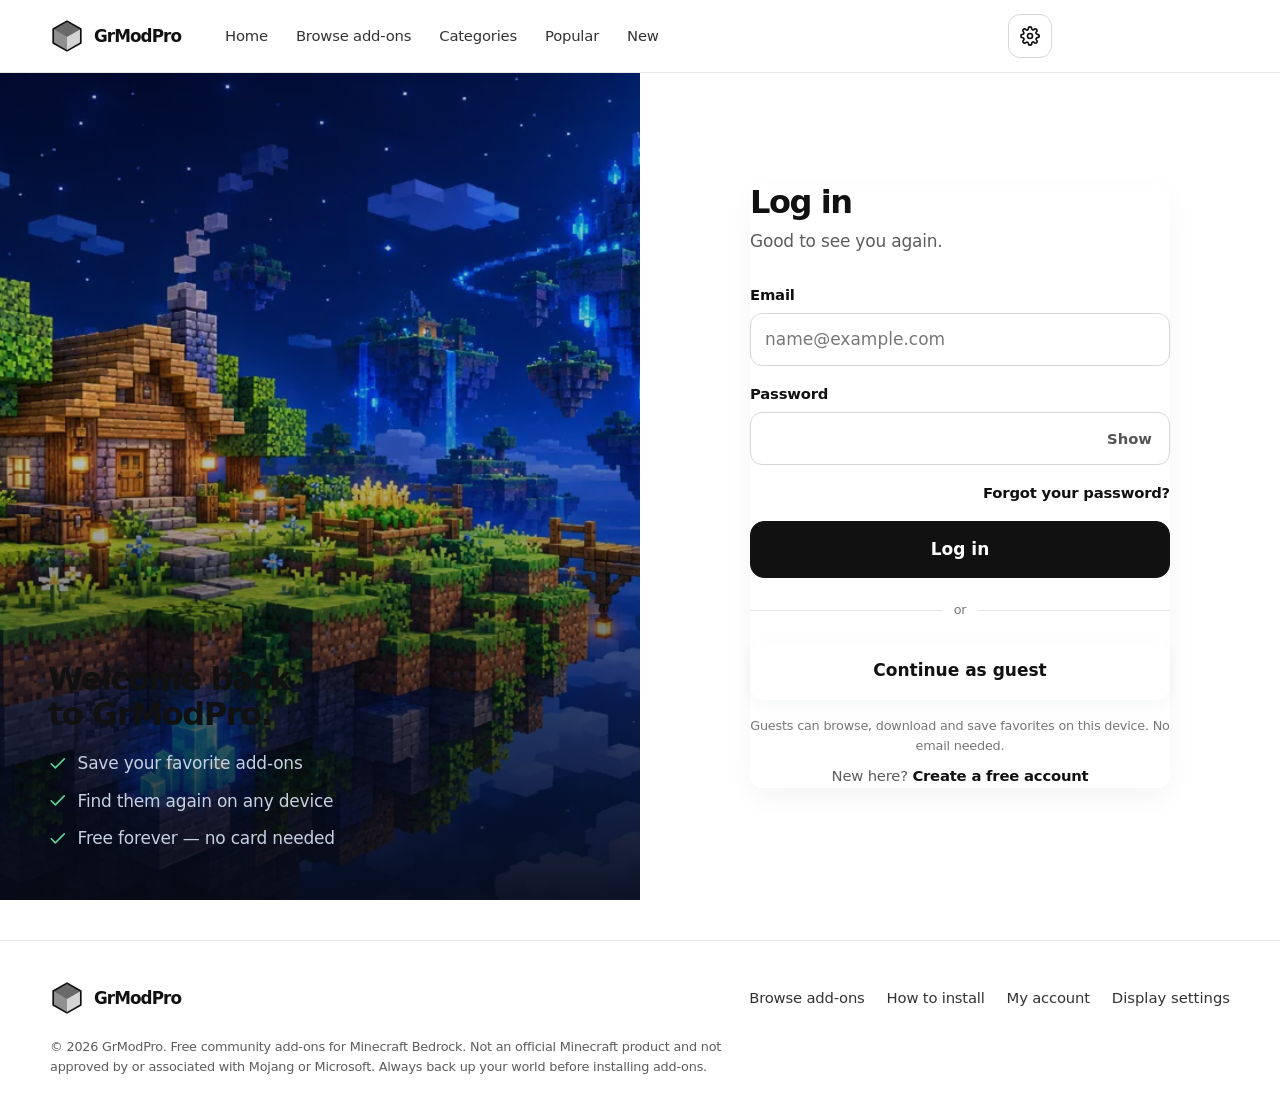
<file: login.html>
<!doctype html>
<html lang="en">
<head>
  <meta charset="utf-8">
  <meta name="viewport" content="width=device-width, initial-scale=1, viewport-fit=cover">
  <title>Log in · GrModPro</title>
  <meta name="description" content="Log in to your GrModPro account.">
  <meta name="theme-color" content="#070b14">
  <meta name="robots" content="noindex">
  <meta property="og:type" content="website">
  <meta property="og:site_name" content="GrModPro">
  <meta property="og:title" content="Log in · GrModPro">
  <meta property="og:description" content="Log in to your GrModPro account.">
  <meta property="og:image" content="https://leoissac123-art.github.io/GRModPro/assets/grmodpro-hero-blue.webp">
  <meta name="twitter:card" content="summary_large_image">
  <link rel="icon" href="data:image/svg+xml,%3Csvg xmlns='http://www.w3.org/2000/svg' viewBox='0 0 32 32'%3E%3Cpath d='M16 2 29 9.5v13L16 30 3 22.5v-13Z' fill='%234cb2ff'/%3E%3C/svg%3E">
  <link rel="preconnect" href="https://api.fontshare.com" crossorigin>
  <link href="https://api.fontshare.com/v2/css?f[]=chillax@500,600&f[]=general-sans@400,500,600,700&display=swap" rel="stylesheet">
  <link rel="stylesheet" href="assets/styles.css?v=11">
  <script src="site-settings.js?v=4"></script>
</head>
<body data-page="login">
<a class="skip" href="#main">Skip to content</a>
<header class="site-header">
  <div class="shell nav">
    <a class="brand" href="index.html" aria-label="GrModPro home"><svg class="brand-mark" viewBox="0 0 32 32" aria-hidden="true"><path d="M16 2 29 9.5v13L16 30 3 22.5v-13Z" fill="currentColor" opacity=".18"/><path d="M16 2 29 9.5 16 17 3 9.5Z" fill="currentColor" opacity=".55"/><path d="M16 17v13L3 22.5v-13Z" fill="currentColor" opacity=".35"/><path d="M16 2 29 9.5v13L16 30 3 22.5v-13Z" fill="none" stroke="currentColor" stroke-width="1.6" stroke-linejoin="round"/></svg><span>Gr<b>Mod</b>Pro</span></a>
    <nav class="nav-links" aria-label="Main"><a href="index.html">Home</a><a href="discover.html">Browse add-ons</a><a href="categories.html">Categories</a><a href="trending.html">Popular</a><a href="recent.html">New</a></nav>
    <div class="nav-right">
      <button class="icon-btn" type="button" data-settings aria-label="Display settings" title="Display settings"><svg class="icon" viewBox="0 0 24 24" aria-hidden="true"><circle cx="12" cy="12" r="3"/><path d="M19.4 15a1.7 1.7 0 0 0 .3 1.8l.1.1a2 2 0 1 1-2.8 2.8l-.1-.1a1.7 1.7 0 0 0-1.8-.3 1.7 1.7 0 0 0-1 1.5V21a2 2 0 1 1-4 0v-.1a1.7 1.7 0 0 0-1.1-1.5 1.7 1.7 0 0 0-1.8.3l-.1.1a2 2 0 1 1-2.8-2.8l.1-.1a1.7 1.7 0 0 0 .3-1.8 1.7 1.7 0 0 0-1.5-1H3a2 2 0 1 1 0-4h.1a1.7 1.7 0 0 0 1.5-1.1 1.7 1.7 0 0 0-.3-1.8l-.1-.1a2 2 0 1 1 2.8-2.8l.1.1a1.7 1.7 0 0 0 1.8.3H9a1.7 1.7 0 0 0 1-1.5V3a2 2 0 1 1 4 0v.1a1.7 1.7 0 0 0 1 1.5 1.7 1.7 0 0 0 1.8-.3l.1-.1a2 2 0 1 1 2.8 2.8l-.1.1a1.7 1.7 0 0 0-.3 1.8V9a1.7 1.7 0 0 0 1.5 1H21a2 2 0 1 1 0 4h-.1a1.7 1.7 0 0 0-1.5 1Z"/></svg></button>
      <div class="auth-slot" id="auth-slot" aria-live="polite"></div>
      <button class="icon-btn menu-btn" id="menu-btn" type="button" aria-expanded="false" aria-controls="mobile-nav" aria-label="Open menu"><svg class="icon" viewBox="0 0 24 24" aria-hidden="true"><path d="M4 6h16"/><path d="M4 12h16"/><path d="M4 18h16"/></svg></button>
    </div>
  </div>
  <div class="shell mobile-nav" id="mobile-nav">
    <nav aria-label="Mobile"><a href="index.html">Home</a><a href="discover.html">Browse add-ons</a><a href="categories.html">Categories</a><a href="trending.html">Popular</a><a href="recent.html">New</a></nav>
    <div class="mobile-auth" id="mobile-auth"></div>
  </div>
</header>
<main id="main">

<div class="auth-wrap">
  <aside class="auth-side">
    <img src="assets/cover-classic.webp" alt="" width="1280" height="720">
    <div><h2>Welcome back to GrModPro.</h2>
      <ul><li><svg class="icon" viewBox="0 0 24 24" aria-hidden="true"><path d="M20 6 9 17l-5-5"/></svg>Save your favorite add-ons</li><li><svg class="icon" viewBox="0 0 24 24" aria-hidden="true"><path d="M20 6 9 17l-5-5"/></svg>Find them again on any device</li><li><svg class="icon" viewBox="0 0 24 24" aria-hidden="true"><path d="M20 6 9 17l-5-5"/></svg>Free forever — no card needed</li></ul></div>
  </aside>
  <div class="auth-main"><div class="auth-card">
<h1>Log in</h1><p>Good to see you again.</p>
<div id="form-msg" hidden style="margin-top:20px"></div>
<form class="form" id="login-form" novalidate>
  <div class="field"><label for="email">Email</label><input class="input" id="email" name="email" type="email" autocomplete="email" inputmode="email" placeholder="name@example.com" required></div>
  <div class="field"><label for="password">Password</label>
  <div class="pw-wrap"><input class="input" id="password" name="password" type="password" autocomplete="current-password" required minlength="8"><button class="pw-toggle" type="button" aria-label="Show password">Show</button></div>
  </div>
  <div class="form-row"><span></span><a href="forgot.html">Forgot your password?</a></div>
  <button class="btn btn-primary btn-lg btn-block" type="submit">Log in</button>
  <div class="or-line">or</div>
  <button class="btn btn-lg btn-block" type="button" data-guest>Continue as guest</button>
  <p class="hint" style="text-align:center;color:var(--faint);font-size:var(--text-xs)">Guests can browse, download and save favorites on this device. No email needed.</p>
</form>
<p class="switch-line">New here? <a href="signup.html" id="signup-link">Create a free account</a></p></div></div>
</div>
</main>
<footer class="site-footer">
  <div class="shell">
    <div class="footer-grid">
      <a class="brand" href="index.html"><svg class="brand-mark" viewBox="0 0 32 32" aria-hidden="true"><path d="M16 2 29 9.5v13L16 30 3 22.5v-13Z" fill="currentColor" opacity=".18"/><path d="M16 2 29 9.5 16 17 3 9.5Z" fill="currentColor" opacity=".55"/><path d="M16 17v13L3 22.5v-13Z" fill="currentColor" opacity=".35"/><path d="M16 2 29 9.5v13L16 30 3 22.5v-13Z" fill="none" stroke="currentColor" stroke-width="1.6" stroke-linejoin="round"/></svg><span>Gr<b>Mod</b>Pro</span></a>
      <nav aria-label="Footer">
        <a href="discover.html">Browse add-ons</a><a href="index.html#how">How to install</a>
        <a href="account.html">My account</a><button class="linklike" type="button" data-settings>Display settings</button>
      </nav>
    </div>
    <p class="footer-note">© <span data-year>2026</span> GrModPro. Free community add-ons for Minecraft Bedrock. Not an official Minecraft product and not approved by or associated with Mojang or Microsoft. Always back up your world before installing add-ons.</p>
  </div>
</footer>
<script src="assets/catalog.js?v=4"></script>
<script type="module" src="assets/pages.js?v=8"></script>

</body>
</html>
</file>
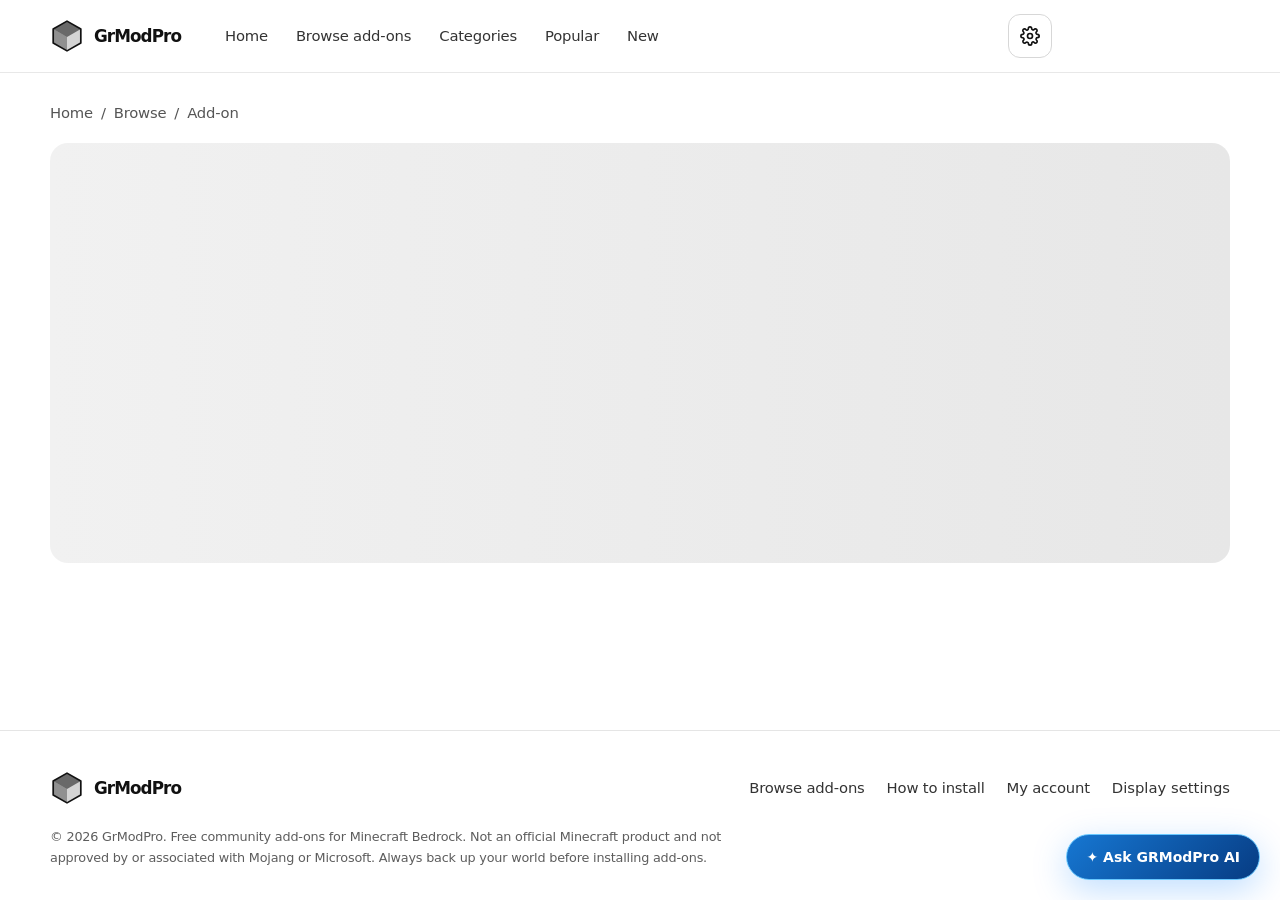
<file: project.html>
<!doctype html>
<html lang="en">
<head>
  <meta charset="utf-8">
  <meta name="viewport" content="width=device-width, initial-scale=1, viewport-fit=cover">
  <title>Add-on details · GrModPro</title>
  <meta name="description" content="Details, download and simple install steps for a GrModPro add-on.">
  <meta name="theme-color" content="#070b14">
  <link rel="canonical" href="https://leoissac123-art.github.io/GRModPro/project.html">
  <meta property="og:type" content="website">
  <meta property="og:site_name" content="GrModPro">
  <meta property="og:title" content="Add-on details · GrModPro">
  <meta property="og:description" content="Details, download and simple install steps for a GrModPro add-on.">
  <meta property="og:image" content="https://leoissac123-art.github.io/GRModPro/assets/grmodpro-hero-blue.webp">
  <meta name="twitter:card" content="summary_large_image">
  <link rel="icon" href="data:image/svg+xml,%3Csvg xmlns='http://www.w3.org/2000/svg' viewBox='0 0 32 32'%3E%3Cpath d='M16 2 29 9.5v13L16 30 3 22.5v-13Z' fill='%234cb2ff'/%3E%3C/svg%3E">
  <link rel="preconnect" href="https://api.fontshare.com" crossorigin>
  <link href="https://api.fontshare.com/v2/css?f[]=chillax@500,600&f[]=general-sans@400,500,600,700&display=swap" rel="stylesheet">
  <link rel="stylesheet" href="assets/styles.css?v=7">
  <script src="site-settings.js?v=4"></script>
</head>
<body data-page="project">
<a class="skip" href="#main">Skip to content</a>
<header class="site-header">
  <div class="shell nav">
    <a class="brand" href="index.html" aria-label="GrModPro home"><svg class="brand-mark" viewBox="0 0 32 32" aria-hidden="true"><path d="M16 2 29 9.5v13L16 30 3 22.5v-13Z" fill="currentColor" opacity=".18"/><path d="M16 2 29 9.5 16 17 3 9.5Z" fill="currentColor" opacity=".55"/><path d="M16 17v13L3 22.5v-13Z" fill="currentColor" opacity=".35"/><path d="M16 2 29 9.5v13L16 30 3 22.5v-13Z" fill="none" stroke="currentColor" stroke-width="1.6" stroke-linejoin="round"/></svg><span>Gr<b>Mod</b>Pro</span></a>
    <nav class="nav-links" aria-label="Main"><a href="index.html">Home</a><a href="discover.html">Browse add-ons</a><a href="categories.html">Categories</a><a href="trending.html">Popular</a><a href="recent.html">New</a></nav>
    <div class="nav-right">
      <button class="icon-btn" type="button" data-settings aria-label="Display settings" title="Display settings"><svg class="icon" viewBox="0 0 24 24" aria-hidden="true"><circle cx="12" cy="12" r="3"/><path d="M19.4 15a1.7 1.7 0 0 0 .3 1.8l.1.1a2 2 0 1 1-2.8 2.8l-.1-.1a1.7 1.7 0 0 0-1.8-.3 1.7 1.7 0 0 0-1 1.5V21a2 2 0 1 1-4 0v-.1a1.7 1.7 0 0 0-1.1-1.5 1.7 1.7 0 0 0-1.8.3l-.1.1a2 2 0 1 1-2.8-2.8l.1-.1a1.7 1.7 0 0 0 .3-1.8 1.7 1.7 0 0 0-1.5-1H3a2 2 0 1 1 0-4h.1a1.7 1.7 0 0 0 1.5-1.1 1.7 1.7 0 0 0-.3-1.8l-.1-.1a2 2 0 1 1 2.8-2.8l.1.1a1.7 1.7 0 0 0 1.8.3H9a1.7 1.7 0 0 0 1-1.5V3a2 2 0 1 1 4 0v.1a1.7 1.7 0 0 0 1 1.5 1.7 1.7 0 0 0 1.8-.3l.1-.1a2 2 0 1 1 2.8 2.8l-.1.1a1.7 1.7 0 0 0-.3 1.8V9a1.7 1.7 0 0 0 1.5 1H21a2 2 0 1 1 0 4h-.1a1.7 1.7 0 0 0-1.5 1Z"/></svg></button>
      <div class="auth-slot" id="auth-slot" aria-live="polite"></div>
      <button class="icon-btn menu-btn" id="menu-btn" type="button" aria-expanded="false" aria-controls="mobile-nav" aria-label="Open menu"><svg class="icon" viewBox="0 0 24 24" aria-hidden="true"><path d="M4 6h16"/><path d="M4 12h16"/><path d="M4 18h16"/></svg></button>
    </div>
  </div>
  <div class="shell mobile-nav" id="mobile-nav">
    <nav aria-label="Mobile"><a href="index.html">Home</a><a href="discover.html">Browse add-ons</a><a href="categories.html">Categories</a><a href="trending.html">Popular</a><a href="recent.html">New</a></nav>
    <div class="mobile-auth" id="mobile-auth"></div>
  </div>
</header>
<main id="main">

<div class="shell">
  <nav class="crumbs" aria-label="Breadcrumb" style="padding-top:28px"><a href="index.html">Home</a><span aria-hidden="true">/</span><a href="discover.html">Browse</a><span aria-hidden="true">/</span><span id="crumb-title" aria-current="page">Add-on</span></nav>
  <div id="project"><div class="skeleton" style="min-height:420px"></div></div>
</div>
</main>
<footer class="site-footer">
  <div class="shell">
    <div class="footer-grid">
      <a class="brand" href="index.html"><svg class="brand-mark" viewBox="0 0 32 32" aria-hidden="true"><path d="M16 2 29 9.5v13L16 30 3 22.5v-13Z" fill="currentColor" opacity=".18"/><path d="M16 2 29 9.5 16 17 3 9.5Z" fill="currentColor" opacity=".55"/><path d="M16 17v13L3 22.5v-13Z" fill="currentColor" opacity=".35"/><path d="M16 2 29 9.5v13L16 30 3 22.5v-13Z" fill="none" stroke="currentColor" stroke-width="1.6" stroke-linejoin="round"/></svg><span>Gr<b>Mod</b>Pro</span></a>
      <nav aria-label="Footer">
        <a href="discover.html">Browse add-ons</a><a href="index.html#how">How to install</a>
        <a href="account.html">My account</a><button class="linklike" type="button" data-settings>Display settings</button>
      </nav>
    </div>
    <p class="footer-note">© <span data-year>2026</span> GrModPro. Free community add-ons for Minecraft Bedrock. Not an official Minecraft product and not approved by or associated with Mojang or Microsoft. Always back up your world before installing add-ons.</p>
  </div>
</footer>
<script src="assets/catalog.js?v=4"></script>
<script type="module" src="assets/pages.js?v=8"></script>
<script src="ai-assistant.js" defer></script>
</body>
</html>
</file>
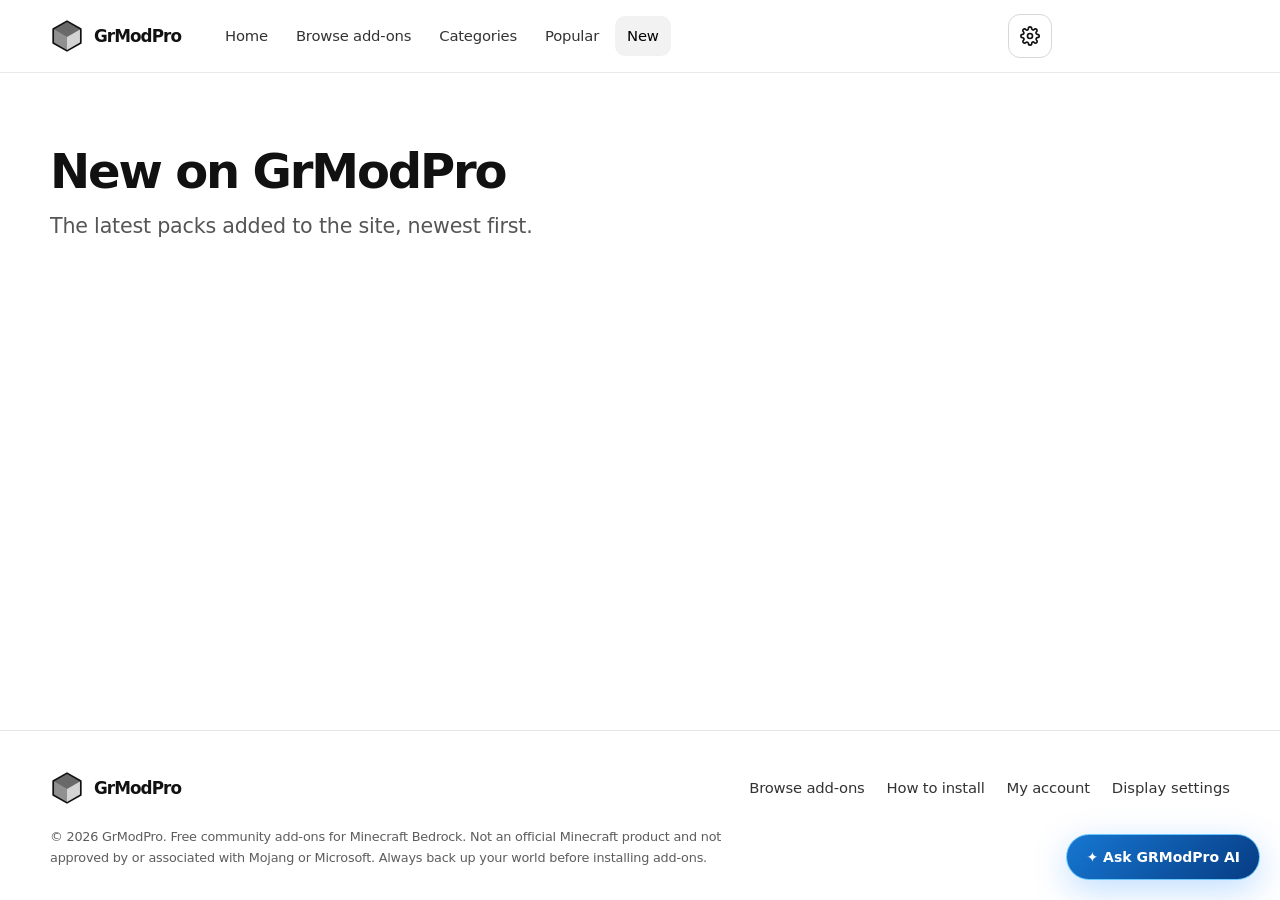
<file: recent.html>
<!doctype html>
<html lang="en">
<head>
  <meta charset="utf-8">
  <meta name="viewport" content="width=device-width, initial-scale=1, viewport-fit=cover">
  <title>New add-ons · GrModPro</title>
  <meta name="description" content="The newest add-ons and texture packs added to GrModPro.">
  <meta name="theme-color" content="#070b14">
  <link rel="canonical" href="https://leoissac123-art.github.io/GRModPro/recent.html">
  <meta property="og:type" content="website">
  <meta property="og:site_name" content="GrModPro">
  <meta property="og:title" content="New add-ons · GrModPro">
  <meta property="og:description" content="The newest add-ons and texture packs added to GrModPro.">
  <meta property="og:image" content="https://leoissac123-art.github.io/GRModPro/assets/grmodpro-hero-blue.webp">
  <meta name="twitter:card" content="summary_large_image">
  <link rel="icon" href="data:image/svg+xml,%3Csvg xmlns='http://www.w3.org/2000/svg' viewBox='0 0 32 32'%3E%3Cpath d='M16 2 29 9.5v13L16 30 3 22.5v-13Z' fill='%234cb2ff'/%3E%3C/svg%3E">
  <link rel="preconnect" href="https://api.fontshare.com" crossorigin>
  <link href="https://api.fontshare.com/v2/css?f[]=chillax@500,600&f[]=general-sans@400,500,600,700&display=swap" rel="stylesheet">
  <link rel="stylesheet" href="assets/styles.css?v=11">
  <script src="site-settings.js?v=4"></script>
</head>
<body data-page="recent">
<a class="skip" href="#main">Skip to content</a>
<header class="site-header">
  <div class="shell nav">
    <a class="brand" href="index.html" aria-label="GrModPro home"><svg class="brand-mark" viewBox="0 0 32 32" aria-hidden="true"><path d="M16 2 29 9.5v13L16 30 3 22.5v-13Z" fill="currentColor" opacity=".18"/><path d="M16 2 29 9.5 16 17 3 9.5Z" fill="currentColor" opacity=".55"/><path d="M16 17v13L3 22.5v-13Z" fill="currentColor" opacity=".35"/><path d="M16 2 29 9.5v13L16 30 3 22.5v-13Z" fill="none" stroke="currentColor" stroke-width="1.6" stroke-linejoin="round"/></svg><span>Gr<b>Mod</b>Pro</span></a>
    <nav class="nav-links" aria-label="Main"><a href="index.html">Home</a><a href="discover.html">Browse add-ons</a><a href="categories.html">Categories</a><a href="trending.html">Popular</a><a href="recent.html" aria-current="page">New</a></nav>
    <div class="nav-right">
      <button class="icon-btn" type="button" data-settings aria-label="Display settings" title="Display settings"><svg class="icon" viewBox="0 0 24 24" aria-hidden="true"><circle cx="12" cy="12" r="3"/><path d="M19.4 15a1.7 1.7 0 0 0 .3 1.8l.1.1a2 2 0 1 1-2.8 2.8l-.1-.1a1.7 1.7 0 0 0-1.8-.3 1.7 1.7 0 0 0-1 1.5V21a2 2 0 1 1-4 0v-.1a1.7 1.7 0 0 0-1.1-1.5 1.7 1.7 0 0 0-1.8.3l-.1.1a2 2 0 1 1-2.8-2.8l.1-.1a1.7 1.7 0 0 0 .3-1.8 1.7 1.7 0 0 0-1.5-1H3a2 2 0 1 1 0-4h.1a1.7 1.7 0 0 0 1.5-1.1 1.7 1.7 0 0 0-.3-1.8l-.1-.1a2 2 0 1 1 2.8-2.8l.1.1a1.7 1.7 0 0 0 1.8.3H9a1.7 1.7 0 0 0 1-1.5V3a2 2 0 1 1 4 0v.1a1.7 1.7 0 0 0 1 1.5 1.7 1.7 0 0 0 1.8-.3l.1-.1a2 2 0 1 1 2.8 2.8l-.1.1a1.7 1.7 0 0 0-.3 1.8V9a1.7 1.7 0 0 0 1.5 1H21a2 2 0 1 1 0 4h-.1a1.7 1.7 0 0 0-1.5 1Z"/></svg></button>
      <div class="auth-slot" id="auth-slot" aria-live="polite"></div>
      <button class="icon-btn menu-btn" id="menu-btn" type="button" aria-expanded="false" aria-controls="mobile-nav" aria-label="Open menu"><svg class="icon" viewBox="0 0 24 24" aria-hidden="true"><path d="M4 6h16"/><path d="M4 12h16"/><path d="M4 18h16"/></svg></button>
    </div>
  </div>
  <div class="shell mobile-nav" id="mobile-nav">
    <nav aria-label="Mobile"><a href="index.html">Home</a><a href="discover.html">Browse add-ons</a><a href="categories.html">Categories</a><a href="trending.html">Popular</a><a href="recent.html" aria-current="page">New</a></nav>
    <div class="mobile-auth" id="mobile-auth"></div>
  </div>
</header>
<main id="main">

<div class="shell">
  <header class="page-head"><h1>New on GrModPro</h1><p>The latest packs added to the site, newest first.</p></header>
  <div class="grid" id="results" style="padding-bottom:40px"></div>
</div>
</main>
<footer class="site-footer">
  <div class="shell">
    <div class="footer-grid">
      <a class="brand" href="index.html"><svg class="brand-mark" viewBox="0 0 32 32" aria-hidden="true"><path d="M16 2 29 9.5v13L16 30 3 22.5v-13Z" fill="currentColor" opacity=".18"/><path d="M16 2 29 9.5 16 17 3 9.5Z" fill="currentColor" opacity=".55"/><path d="M16 17v13L3 22.5v-13Z" fill="currentColor" opacity=".35"/><path d="M16 2 29 9.5v13L16 30 3 22.5v-13Z" fill="none" stroke="currentColor" stroke-width="1.6" stroke-linejoin="round"/></svg><span>Gr<b>Mod</b>Pro</span></a>
      <nav aria-label="Footer">
        <a href="discover.html">Browse add-ons</a><a href="index.html#how">How to install</a>
        <a href="account.html">My account</a><button class="linklike" type="button" data-settings>Display settings</button>
      </nav>
    </div>
    <p class="footer-note">© <span data-year>2026</span> GrModPro. Free community add-ons for Minecraft Bedrock. Not an official Minecraft product and not approved by or associated with Mojang or Microsoft. Always back up your world before installing add-ons.</p>
  </div>
</footer>
<script src="assets/catalog.js?v=4"></script>
<script type="module" src="assets/pages.js?v=8"></script>
<script src="ai-assistant.js" defer></script>
</body>
</html>
</file>
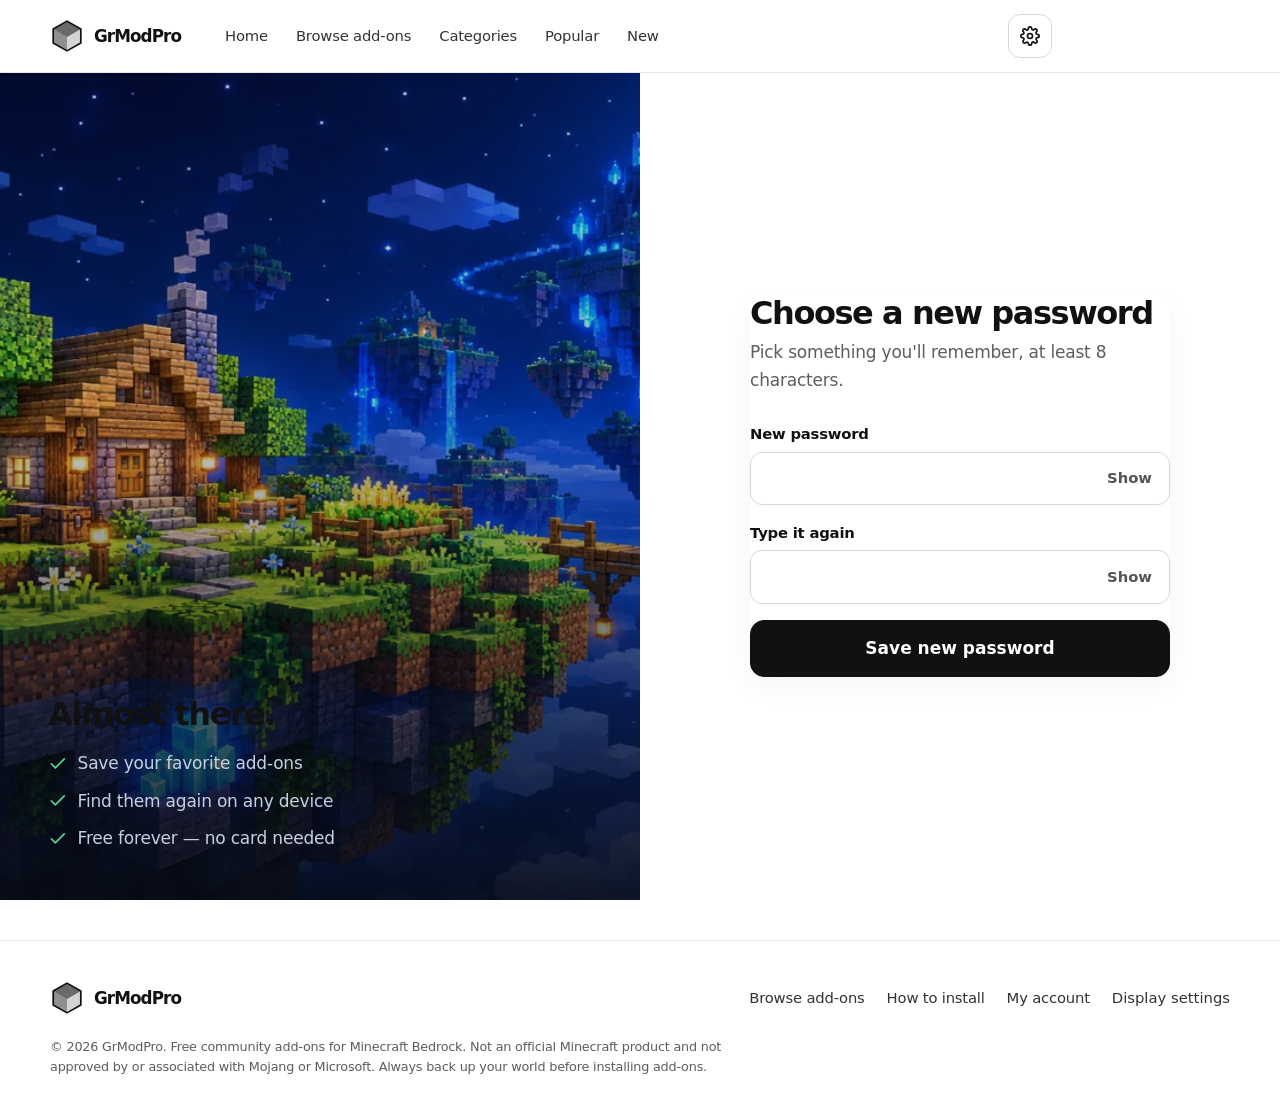
<file: reset.html>
<!doctype html>
<html lang="en">
<head>
  <meta charset="utf-8">
  <meta name="viewport" content="width=device-width, initial-scale=1, viewport-fit=cover">
  <title>Choose a new password · GrModPro</title>
  <meta name="description" content="Choose a new GrModPro password.">
  <meta name="theme-color" content="#070b14">
  <meta name="robots" content="noindex">
  <meta property="og:type" content="website">
  <meta property="og:site_name" content="GrModPro">
  <meta property="og:title" content="Choose a new password · GrModPro">
  <meta property="og:description" content="Choose a new GrModPro password.">
  <meta property="og:image" content="https://leoissac123-art.github.io/GRModPro/assets/grmodpro-hero-blue.webp">
  <meta name="twitter:card" content="summary_large_image">
  <link rel="icon" href="data:image/svg+xml,%3Csvg xmlns='http://www.w3.org/2000/svg' viewBox='0 0 32 32'%3E%3Cpath d='M16 2 29 9.5v13L16 30 3 22.5v-13Z' fill='%234cb2ff'/%3E%3C/svg%3E">
  <link rel="preconnect" href="https://api.fontshare.com" crossorigin>
  <link href="https://api.fontshare.com/v2/css?f[]=chillax@500,600&f[]=general-sans@400,500,600,700&display=swap" rel="stylesheet">
  <link rel="stylesheet" href="assets/styles.css?v=4">
  <script src="site-settings.js?v=4"></script>
</head>
<body data-page="reset">
<a class="skip" href="#main">Skip to content</a>
<header class="site-header">
  <div class="shell nav">
    <a class="brand" href="index.html" aria-label="GrModPro home"><svg class="brand-mark" viewBox="0 0 32 32" aria-hidden="true"><path d="M16 2 29 9.5v13L16 30 3 22.5v-13Z" fill="currentColor" opacity=".18"/><path d="M16 2 29 9.5 16 17 3 9.5Z" fill="currentColor" opacity=".55"/><path d="M16 17v13L3 22.5v-13Z" fill="currentColor" opacity=".35"/><path d="M16 2 29 9.5v13L16 30 3 22.5v-13Z" fill="none" stroke="currentColor" stroke-width="1.6" stroke-linejoin="round"/></svg><span>Gr<b>Mod</b>Pro</span></a>
    <nav class="nav-links" aria-label="Main"><a href="index.html">Home</a><a href="discover.html">Browse add-ons</a><a href="categories.html">Categories</a><a href="trending.html">Popular</a><a href="recent.html">New</a></nav>
    <div class="nav-right">
      <button class="icon-btn" type="button" data-settings aria-label="Display settings" title="Display settings"><svg class="icon" viewBox="0 0 24 24" aria-hidden="true"><circle cx="12" cy="12" r="3"/><path d="M19.4 15a1.7 1.7 0 0 0 .3 1.8l.1.1a2 2 0 1 1-2.8 2.8l-.1-.1a1.7 1.7 0 0 0-1.8-.3 1.7 1.7 0 0 0-1 1.5V21a2 2 0 1 1-4 0v-.1a1.7 1.7 0 0 0-1.1-1.5 1.7 1.7 0 0 0-1.8.3l-.1.1a2 2 0 1 1-2.8-2.8l.1-.1a1.7 1.7 0 0 0 .3-1.8 1.7 1.7 0 0 0-1.5-1H3a2 2 0 1 1 0-4h.1a1.7 1.7 0 0 0 1.5-1.1 1.7 1.7 0 0 0-.3-1.8l-.1-.1a2 2 0 1 1 2.8-2.8l.1.1a1.7 1.7 0 0 0 1.8.3H9a1.7 1.7 0 0 0 1-1.5V3a2 2 0 1 1 4 0v.1a1.7 1.7 0 0 0 1 1.5 1.7 1.7 0 0 0 1.8-.3l.1-.1a2 2 0 1 1 2.8 2.8l-.1.1a1.7 1.7 0 0 0-.3 1.8V9a1.7 1.7 0 0 0 1.5 1H21a2 2 0 1 1 0 4h-.1a1.7 1.7 0 0 0-1.5 1Z"/></svg></button>
      <div class="auth-slot" id="auth-slot" aria-live="polite"></div>
      <button class="icon-btn menu-btn" id="menu-btn" type="button" aria-expanded="false" aria-controls="mobile-nav" aria-label="Open menu"><svg class="icon" viewBox="0 0 24 24" aria-hidden="true"><path d="M4 6h16"/><path d="M4 12h16"/><path d="M4 18h16"/></svg></button>
    </div>
  </div>
  <div class="shell mobile-nav" id="mobile-nav">
    <nav aria-label="Mobile"><a href="index.html">Home</a><a href="discover.html">Browse add-ons</a><a href="categories.html">Categories</a><a href="trending.html">Popular</a><a href="recent.html">New</a></nav>
    <div class="mobile-auth" id="mobile-auth"></div>
  </div>
</header>
<main id="main">

<div class="auth-wrap">
  <aside class="auth-side">
    <img src="assets/cover-classic.webp" alt="" width="1280" height="720">
    <div><h2>Almost there.</h2>
      <ul><li><svg class="icon" viewBox="0 0 24 24" aria-hidden="true"><path d="M20 6 9 17l-5-5"/></svg>Save your favorite add-ons</li><li><svg class="icon" viewBox="0 0 24 24" aria-hidden="true"><path d="M20 6 9 17l-5-5"/></svg>Find them again on any device</li><li><svg class="icon" viewBox="0 0 24 24" aria-hidden="true"><path d="M20 6 9 17l-5-5"/></svg>Free forever — no card needed</li></ul></div>
  </aside>
  <div class="auth-main"><div class="auth-card">
<h1>Choose a new password</h1><p>Pick something you'll remember, at least 8 characters.</p>
<div id="form-msg" hidden style="margin-top:20px"></div>
<form class="form" id="reset-form" novalidate>
  <div class="field"><label for="password">New password</label>
  <div class="pw-wrap"><input class="input" id="password" name="password" type="password" autocomplete="new-password" required minlength="8"><button class="pw-toggle" type="button" aria-label="Show password">Show</button></div>
  </div>
  <div class="field"><label for="confirm">Type it again</label>
  <div class="pw-wrap"><input class="input" id="confirm" name="confirm" type="password" autocomplete="new-password" required minlength="8"><button class="pw-toggle" type="button" aria-label="Show password">Show</button></div>
  </div>
  <button class="btn btn-primary btn-lg btn-block" type="submit">Save new password</button>
</form></div></div>
</div>
</main>
<footer class="site-footer">
  <div class="shell">
    <div class="footer-grid">
      <a class="brand" href="index.html"><svg class="brand-mark" viewBox="0 0 32 32" aria-hidden="true"><path d="M16 2 29 9.5v13L16 30 3 22.5v-13Z" fill="currentColor" opacity=".18"/><path d="M16 2 29 9.5 16 17 3 9.5Z" fill="currentColor" opacity=".55"/><path d="M16 17v13L3 22.5v-13Z" fill="currentColor" opacity=".35"/><path d="M16 2 29 9.5v13L16 30 3 22.5v-13Z" fill="none" stroke="currentColor" stroke-width="1.6" stroke-linejoin="round"/></svg><span>Gr<b>Mod</b>Pro</span></a>
      <nav aria-label="Footer">
        <a href="discover.html">Browse add-ons</a><a href="index.html#how">How to install</a>
        <a href="account.html">My account</a><button class="linklike" type="button" data-settings>Display settings</button>
      </nav>
    </div>
    <p class="footer-note">© <span data-year>2026</span> GrModPro. Free community add-ons for Minecraft Bedrock. Not an official Minecraft product and not approved by or associated with Mojang or Microsoft. Always back up your world before installing add-ons.</p>
  </div>
</footer>
<script src="assets/catalog.js?v=4"></script>
<script type="module" src="assets/pages.js?v=8"></script>

</body>
</html>
</file>
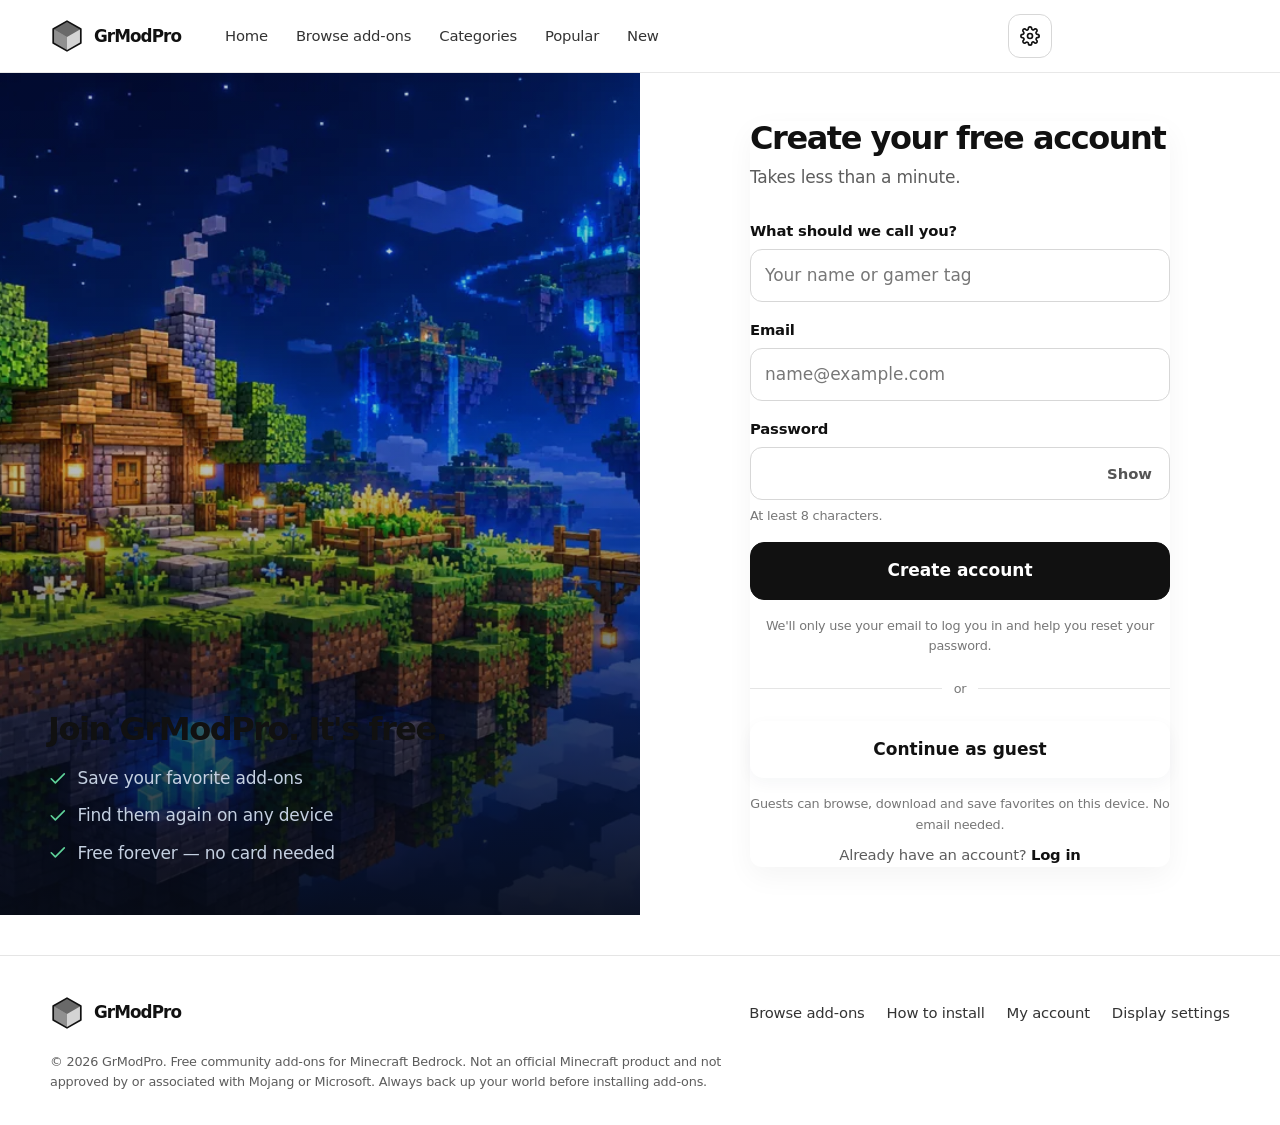
<file: signup.html>
<!doctype html>
<html lang="en">
<head>
  <meta charset="utf-8">
  <meta name="viewport" content="width=device-width, initial-scale=1, viewport-fit=cover">
  <title>Sign up · GrModPro</title>
  <meta name="description" content="Create a free GrModPro account.">
  <meta name="theme-color" content="#070b14">
  <meta name="robots" content="noindex">
  <meta property="og:type" content="website">
  <meta property="og:site_name" content="GrModPro">
  <meta property="og:title" content="Sign up · GrModPro">
  <meta property="og:description" content="Create a free GrModPro account.">
  <meta property="og:image" content="https://leoissac123-art.github.io/GRModPro/assets/grmodpro-hero-blue.webp">
  <meta name="twitter:card" content="summary_large_image">
  <link rel="icon" href="data:image/svg+xml,%3Csvg xmlns='http://www.w3.org/2000/svg' viewBox='0 0 32 32'%3E%3Cpath d='M16 2 29 9.5v13L16 30 3 22.5v-13Z' fill='%234cb2ff'/%3E%3C/svg%3E">
  <link rel="preconnect" href="https://api.fontshare.com" crossorigin>
  <link href="https://api.fontshare.com/v2/css?f[]=chillax@500,600&f[]=general-sans@400,500,600,700&display=swap" rel="stylesheet">
  <link rel="stylesheet" href="assets/styles.css?v=11">
  <script src="site-settings.js?v=4"></script>
</head>
<body data-page="signup">
<a class="skip" href="#main">Skip to content</a>
<header class="site-header">
  <div class="shell nav">
    <a class="brand" href="index.html" aria-label="GrModPro home"><svg class="brand-mark" viewBox="0 0 32 32" aria-hidden="true"><path d="M16 2 29 9.5v13L16 30 3 22.5v-13Z" fill="currentColor" opacity=".18"/><path d="M16 2 29 9.5 16 17 3 9.5Z" fill="currentColor" opacity=".55"/><path d="M16 17v13L3 22.5v-13Z" fill="currentColor" opacity=".35"/><path d="M16 2 29 9.5v13L16 30 3 22.5v-13Z" fill="none" stroke="currentColor" stroke-width="1.6" stroke-linejoin="round"/></svg><span>Gr<b>Mod</b>Pro</span></a>
    <nav class="nav-links" aria-label="Main"><a href="index.html">Home</a><a href="discover.html">Browse add-ons</a><a href="categories.html">Categories</a><a href="trending.html">Popular</a><a href="recent.html">New</a></nav>
    <div class="nav-right">
      <button class="icon-btn" type="button" data-settings aria-label="Display settings" title="Display settings"><svg class="icon" viewBox="0 0 24 24" aria-hidden="true"><circle cx="12" cy="12" r="3"/><path d="M19.4 15a1.7 1.7 0 0 0 .3 1.8l.1.1a2 2 0 1 1-2.8 2.8l-.1-.1a1.7 1.7 0 0 0-1.8-.3 1.7 1.7 0 0 0-1 1.5V21a2 2 0 1 1-4 0v-.1a1.7 1.7 0 0 0-1.1-1.5 1.7 1.7 0 0 0-1.8.3l-.1.1a2 2 0 1 1-2.8-2.8l.1-.1a1.7 1.7 0 0 0 .3-1.8 1.7 1.7 0 0 0-1.5-1H3a2 2 0 1 1 0-4h.1a1.7 1.7 0 0 0 1.5-1.1 1.7 1.7 0 0 0-.3-1.8l-.1-.1a2 2 0 1 1 2.8-2.8l.1.1a1.7 1.7 0 0 0 1.8.3H9a1.7 1.7 0 0 0 1-1.5V3a2 2 0 1 1 4 0v.1a1.7 1.7 0 0 0 1 1.5 1.7 1.7 0 0 0 1.8-.3l.1-.1a2 2 0 1 1 2.8 2.8l-.1.1a1.7 1.7 0 0 0-.3 1.8V9a1.7 1.7 0 0 0 1.5 1H21a2 2 0 1 1 0 4h-.1a1.7 1.7 0 0 0-1.5 1Z"/></svg></button>
      <div class="auth-slot" id="auth-slot" aria-live="polite"></div>
      <button class="icon-btn menu-btn" id="menu-btn" type="button" aria-expanded="false" aria-controls="mobile-nav" aria-label="Open menu"><svg class="icon" viewBox="0 0 24 24" aria-hidden="true"><path d="M4 6h16"/><path d="M4 12h16"/><path d="M4 18h16"/></svg></button>
    </div>
  </div>
  <div class="shell mobile-nav" id="mobile-nav">
    <nav aria-label="Mobile"><a href="index.html">Home</a><a href="discover.html">Browse add-ons</a><a href="categories.html">Categories</a><a href="trending.html">Popular</a><a href="recent.html">New</a></nav>
    <div class="mobile-auth" id="mobile-auth"></div>
  </div>
</header>
<main id="main">

<div class="auth-wrap">
  <aside class="auth-side">
    <img src="assets/cover-classic.webp" alt="" width="1280" height="720">
    <div><h2>Join GrModPro. It's free.</h2>
      <ul><li><svg class="icon" viewBox="0 0 24 24" aria-hidden="true"><path d="M20 6 9 17l-5-5"/></svg>Save your favorite add-ons</li><li><svg class="icon" viewBox="0 0 24 24" aria-hidden="true"><path d="M20 6 9 17l-5-5"/></svg>Find them again on any device</li><li><svg class="icon" viewBox="0 0 24 24" aria-hidden="true"><path d="M20 6 9 17l-5-5"/></svg>Free forever — no card needed</li></ul></div>
  </aside>
  <div class="auth-main"><div class="auth-card">
<h1>Create your free account</h1><p>Takes less than a minute.</p>
<div id="form-msg" hidden style="margin-top:20px"></div>
<form class="form" id="signup-form" novalidate>
  <div class="field"><label for="name">What should we call you?</label><input class="input" id="name" name="name" autocomplete="nickname" maxlength="40" placeholder="Your name or gamer tag" required></div>
  <div class="field"><label for="email">Email</label><input class="input" id="email" name="email" type="email" autocomplete="email" inputmode="email" placeholder="name@example.com" required></div>
  <div class="field"><label for="password">Password</label>
  <div class="pw-wrap"><input class="input" id="password" name="password" type="password" autocomplete="new-password" required minlength="8"><button class="pw-toggle" type="button" aria-label="Show password">Show</button></div>
  <span class="hint">At least 8 characters.</span></div>
  <button class="btn btn-primary btn-lg btn-block" type="submit">Create account</button>
  <p class="hint" style="text-align:center;color:var(--faint);font-size:var(--text-xs)">We'll only use your email to log you in and help you reset your password.</p>
  <div class="or-line">or</div>
  <button class="btn btn-lg btn-block" type="button" data-guest>Continue as guest</button>
  <p class="hint" style="text-align:center;color:var(--faint);font-size:var(--text-xs)">Guests can browse, download and save favorites on this device. No email needed.</p>
</form>
<p class="switch-line" id="switch-line">Already have an account? <a href="login.html">Log in</a></p></div></div>
</div>
</main>
<footer class="site-footer">
  <div class="shell">
    <div class="footer-grid">
      <a class="brand" href="index.html"><svg class="brand-mark" viewBox="0 0 32 32" aria-hidden="true"><path d="M16 2 29 9.5v13L16 30 3 22.5v-13Z" fill="currentColor" opacity=".18"/><path d="M16 2 29 9.5 16 17 3 9.5Z" fill="currentColor" opacity=".55"/><path d="M16 17v13L3 22.5v-13Z" fill="currentColor" opacity=".35"/><path d="M16 2 29 9.5v13L16 30 3 22.5v-13Z" fill="none" stroke="currentColor" stroke-width="1.6" stroke-linejoin="round"/></svg><span>Gr<b>Mod</b>Pro</span></a>
      <nav aria-label="Footer">
        <a href="discover.html">Browse add-ons</a><a href="index.html#how">How to install</a>
        <a href="account.html">My account</a><button class="linklike" type="button" data-settings>Display settings</button>
      </nav>
    </div>
    <p class="footer-note">© <span data-year>2026</span> GrModPro. Free community add-ons for Minecraft Bedrock. Not an official Minecraft product and not approved by or associated with Mojang or Microsoft. Always back up your world before installing add-ons.</p>
  </div>
</footer>
<script src="assets/catalog.js?v=4"></script>
<script type="module" src="assets/pages.js?v=8"></script>

</body>
</html>
</file>
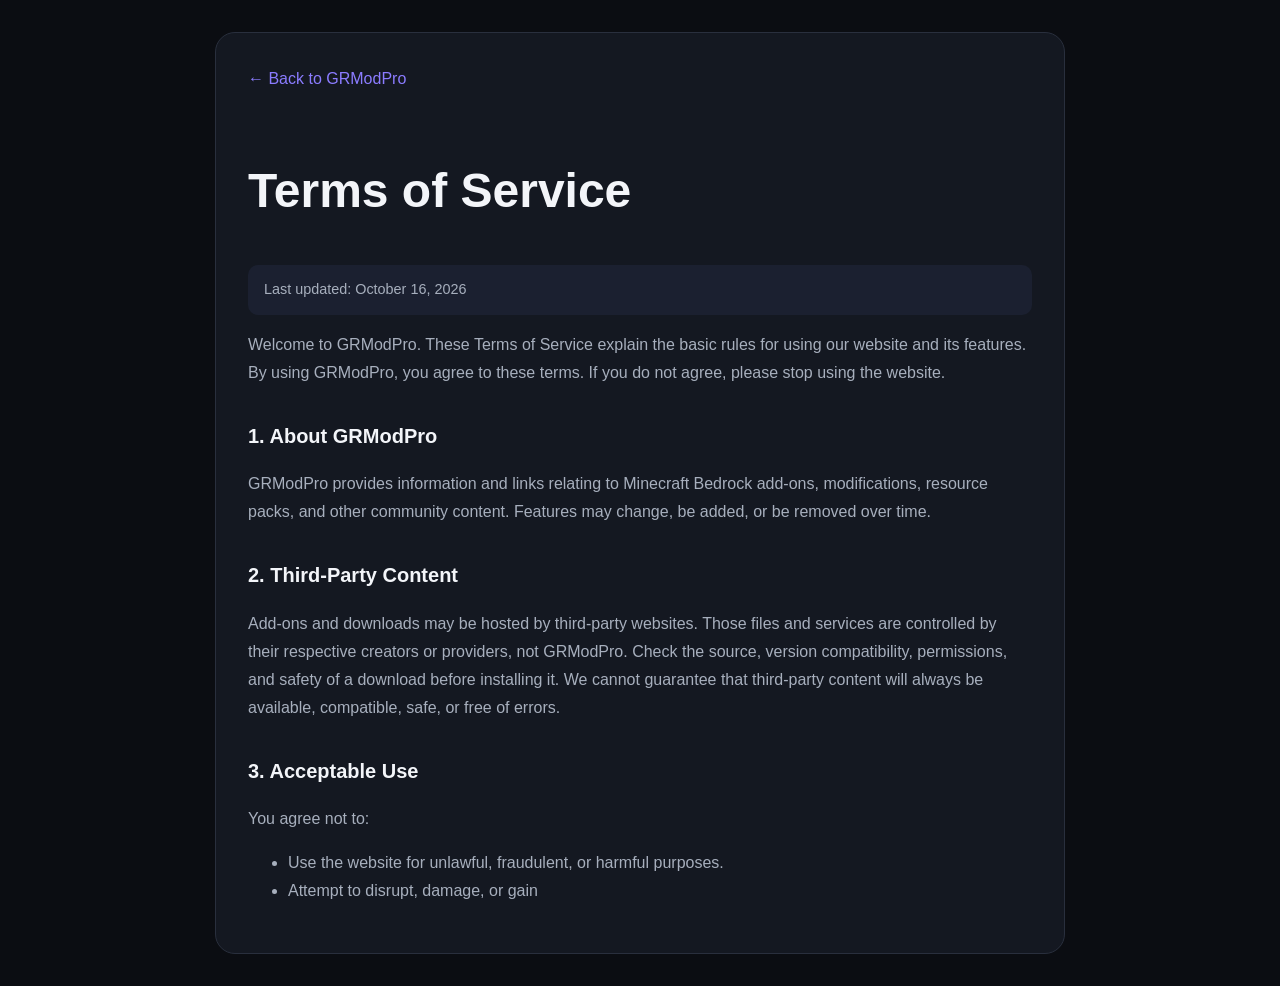
<file: terms.html>
<!DOCTYPE html>
<html lang="en">
<head>
  <meta charset="UTF-8">
  <meta name="viewport" content="width=device-width, initial-scale=1.0">
  <meta name="description" content="Terms of Service for GRModPro.">
  <title>Terms of Service | GRModPro</title>
  <style>
    :root {
      color-scheme: dark;
      --bg: #0b0d12;
      --panel: #141821;
      --text: #f3f5f9;
      --muted: #a7afbd;
      --accent: #8b7cff;
      --border: #292f3d;
    }
* { box-sizing: border-box; }
body {
  margin: 0;
  padding: 32px 18px;
  background: var(--bg);
  color: var(--text);
  font-family: -apple-system, BlinkMacSystemFont, "Segoe UI",
    sans-serif;
  line-height: 1.75;
}
main {
  max-width: 850px;
  margin: 0 auto;
  padding: 32px;
  background: var(--panel);
  border: 1px solid var(--border);
  border-radius: 20px;
}
a { color: var(--accent); }
.back {
  display: inline-block;
  margin-bottom: 24px;
  text-decoration: none;
}
h1 { font-size: clamp(2rem, 6vw, 3rem); }
h2 {
  margin-top: 32px;
  font-size: 1.25rem;
}
p, li { color: var(--muted); }
.updated {
  padding: 12px 16px;
  background: #1b2030;
  border-radius: 10px;
  font-size: 0.9rem;
}
footer {
  margin-top: 36px;
  padding-top: 20px;
  border-top: 1px solid var(--border);
  color: var(--muted);
  font-size: 0.9rem;
}
  </style>
</head>
<body>
  <main>
    <a class="back" href="./">← Back to GRModPro</a>
<h1>Terms of Service</h1>
<p class="updated">Last updated: October 16, 2026</p>
<p>
  Welcome to GRModPro. These Terms of Service explain the basic
  rules for using our website and its features. By using GRModPro,
  you agree to these terms. If you do not agree, please stop using
  the website.
</p>
<h2>1. About GRModPro</h2>
<p>
  GRModPro provides information and links relating to Minecraft
  Bedrock add-ons, modifications, resource packs, and other
  community content. Features may change, be added, or be removed
  over time.
</p>
<h2>2. Third-Party Content</h2>
<p>
  Add-ons and downloads may be hosted by third-party websites.
  Those files and services are controlled by their respective
  creators or providers, not GRModPro. Check the source, version
  compatibility, permissions, and safety of a download before
  installing it. We cannot guarantee that third-party content will
  always be available, compatible, safe, or free of errors.
</p>
<h2>3. Acceptable Use</h2>
<p>You agree not to:</p>
<ul>
  <li>Use the website for unlawful, fraudulent, or harmful purposes.</li>
  <li>Attempt to disrupt, damage, or gain
</file>
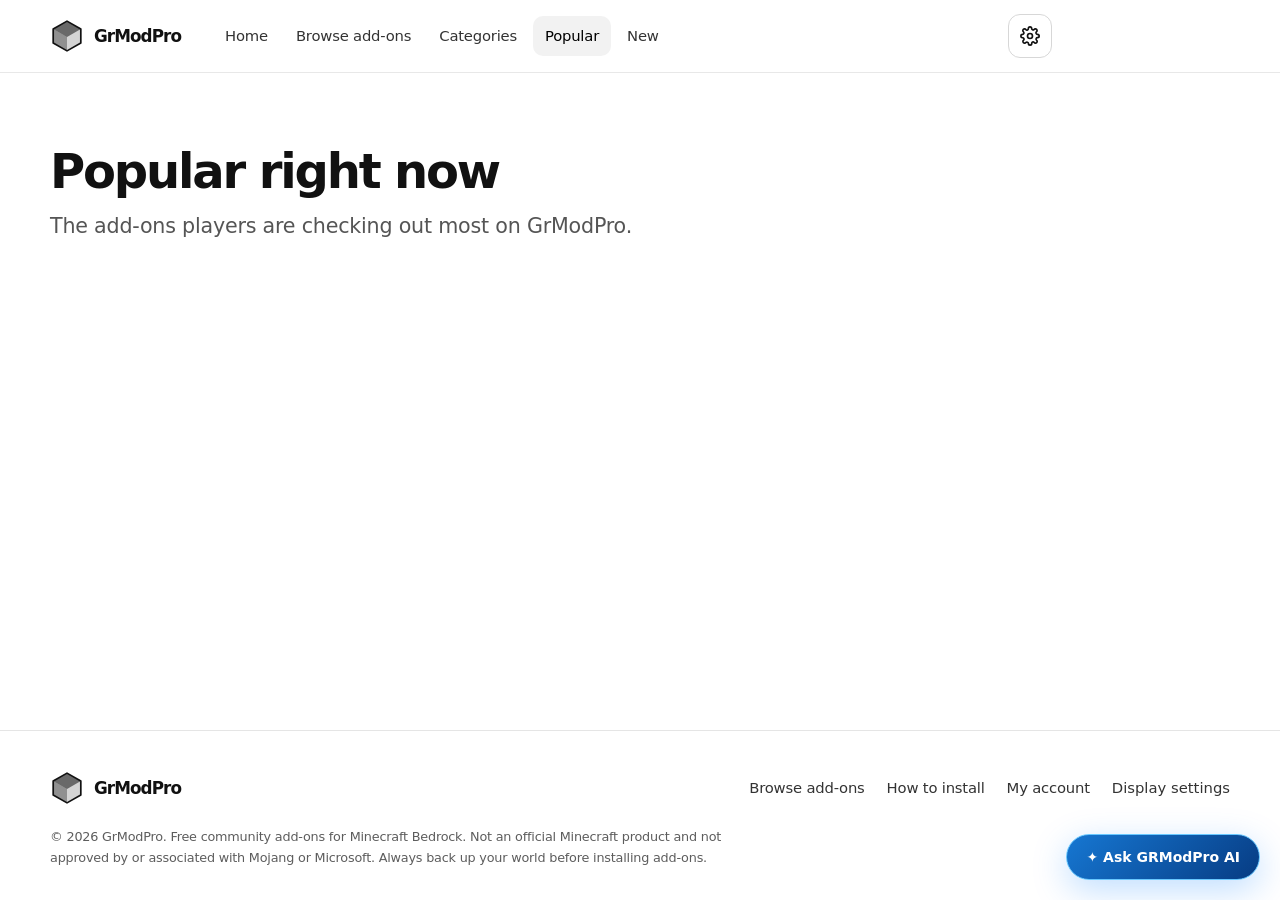
<file: trending.html>
<!doctype html>
<html lang="en">
<head>
  <meta charset="utf-8">
  <meta name="viewport" content="width=device-width, initial-scale=1, viewport-fit=cover">
  <title>Popular add-ons · GrModPro</title>
  <meta name="description" content="The most popular GrModPro add-ons right now.">
  <meta name="theme-color" content="#070b14">
  <link rel="canonical" href="https://leoissac123-art.github.io/GRModPro/trending.html">
  <meta property="og:type" content="website">
  <meta property="og:site_name" content="GrModPro">
  <meta property="og:title" content="Popular add-ons · GrModPro">
  <meta property="og:description" content="The most popular GrModPro add-ons right now.">
  <meta property="og:image" content="https://leoissac123-art.github.io/GRModPro/assets/grmodpro-hero-blue.webp">
  <meta name="twitter:card" content="summary_large_image">
  <link rel="icon" href="data:image/svg+xml,%3Csvg xmlns='http://www.w3.org/2000/svg' viewBox='0 0 32 32'%3E%3Cpath d='M16 2 29 9.5v13L16 30 3 22.5v-13Z' fill='%234cb2ff'/%3E%3C/svg%3E">
  <link rel="preconnect" href="https://api.fontshare.com" crossorigin>
  <link href="https://api.fontshare.com/v2/css?f[]=chillax@500,600&f[]=general-sans@400,500,600,700&display=swap" rel="stylesheet">
  <link rel="stylesheet" href="assets/styles.css?v=11">
  <script src="site-settings.js?v=4"></script>
</head>
<body data-page="trending">
<a class="skip" href="#main">Skip to content</a>
<header class="site-header">
  <div class="shell nav">
    <a class="brand" href="index.html" aria-label="GrModPro home"><svg class="brand-mark" viewBox="0 0 32 32" aria-hidden="true"><path d="M16 2 29 9.5v13L16 30 3 22.5v-13Z" fill="currentColor" opacity=".18"/><path d="M16 2 29 9.5 16 17 3 9.5Z" fill="currentColor" opacity=".55"/><path d="M16 17v13L3 22.5v-13Z" fill="currentColor" opacity=".35"/><path d="M16 2 29 9.5v13L16 30 3 22.5v-13Z" fill="none" stroke="currentColor" stroke-width="1.6" stroke-linejoin="round"/></svg><span>Gr<b>Mod</b>Pro</span></a>
    <nav class="nav-links" aria-label="Main"><a href="index.html">Home</a><a href="discover.html">Browse add-ons</a><a href="categories.html">Categories</a><a href="trending.html" aria-current="page">Popular</a><a href="recent.html">New</a></nav>
    <div class="nav-right">
      <button class="icon-btn" type="button" data-settings aria-label="Display settings" title="Display settings"><svg class="icon" viewBox="0 0 24 24" aria-hidden="true"><circle cx="12" cy="12" r="3"/><path d="M19.4 15a1.7 1.7 0 0 0 .3 1.8l.1.1a2 2 0 1 1-2.8 2.8l-.1-.1a1.7 1.7 0 0 0-1.8-.3 1.7 1.7 0 0 0-1 1.5V21a2 2 0 1 1-4 0v-.1a1.7 1.7 0 0 0-1.1-1.5 1.7 1.7 0 0 0-1.8.3l-.1.1a2 2 0 1 1-2.8-2.8l.1-.1a1.7 1.7 0 0 0 .3-1.8 1.7 1.7 0 0 0-1.5-1H3a2 2 0 1 1 0-4h.1a1.7 1.7 0 0 0 1.5-1.1 1.7 1.7 0 0 0-.3-1.8l-.1-.1a2 2 0 1 1 2.8-2.8l.1.1a1.7 1.7 0 0 0 1.8.3H9a1.7 1.7 0 0 0 1-1.5V3a2 2 0 1 1 4 0v.1a1.7 1.7 0 0 0 1 1.5 1.7 1.7 0 0 0 1.8-.3l.1-.1a2 2 0 1 1 2.8 2.8l-.1.1a1.7 1.7 0 0 0-.3 1.8V9a1.7 1.7 0 0 0 1.5 1H21a2 2 0 1 1 0 4h-.1a1.7 1.7 0 0 0-1.5 1Z"/></svg></button>
      <div class="auth-slot" id="auth-slot" aria-live="polite"></div>
      <button class="icon-btn menu-btn" id="menu-btn" type="button" aria-expanded="false" aria-controls="mobile-nav" aria-label="Open menu"><svg class="icon" viewBox="0 0 24 24" aria-hidden="true"><path d="M4 6h16"/><path d="M4 12h16"/><path d="M4 18h16"/></svg></button>
    </div>
  </div>
  <div class="shell mobile-nav" id="mobile-nav">
    <nav aria-label="Mobile"><a href="index.html">Home</a><a href="discover.html">Browse add-ons</a><a href="categories.html">Categories</a><a href="trending.html" aria-current="page">Popular</a><a href="recent.html">New</a></nav>
    <div class="mobile-auth" id="mobile-auth"></div>
  </div>
</header>
<main id="main">

<div class="shell">
  <header class="page-head"><h1>Popular right now</h1><p>The add-ons players are checking out most on GrModPro.</p></header>
  <div class="grid" id="results" style="padding-bottom:40px"></div>
</div>
</main>
<footer class="site-footer">
  <div class="shell">
    <div class="footer-grid">
      <a class="brand" href="index.html"><svg class="brand-mark" viewBox="0 0 32 32" aria-hidden="true"><path d="M16 2 29 9.5v13L16 30 3 22.5v-13Z" fill="currentColor" opacity=".18"/><path d="M16 2 29 9.5 16 17 3 9.5Z" fill="currentColor" opacity=".55"/><path d="M16 17v13L3 22.5v-13Z" fill="currentColor" opacity=".35"/><path d="M16 2 29 9.5v13L16 30 3 22.5v-13Z" fill="none" stroke="currentColor" stroke-width="1.6" stroke-linejoin="round"/></svg><span>Gr<b>Mod</b>Pro</span></a>
      <nav aria-label="Footer">
        <a href="discover.html">Browse add-ons</a><a href="index.html#how">How to install</a>
        <a href="account.html">My account</a><button class="linklike" type="button" data-settings>Display settings</button>
      </nav>
    </div>
    <p class="footer-note">© <span data-year>2026</span> GrModPro. Free community add-ons for Minecraft Bedrock. Not an official Minecraft product and not approved by or associated with Mojang or Microsoft. Always back up your world before installing add-ons.</p>
  </div>
</footer>
<script src="assets/catalog.js?v=4"></script>
<script type="module" src="assets/pages.js?v=8"></script>
<script src="ai-assistant.js" defer></script>
</body>
</html>
</file>
<file: assets/styles.css>
/* GrModPro — shared styles for every page */
:root {
  color-scheme: dark;
  --font-display: "Chillax", "General Sans", system-ui, sans-serif;
  --font-body: "General Sans", "Inter", system-ui, -apple-system, "Segoe UI", sans-serif;

  --text-xs: clamp(.75rem, .72rem + .1vw, .8rem);
  --text-sm: clamp(.875rem, .85rem + .1vw, .925rem);
  --text-base: clamp(1rem, .97rem + .15vw, 1.0625rem);
  --text-lg: clamp(1.125rem, 1.05rem + .3vw, 1.3rem);
  --text-xl: clamp(1.5rem, 1.25rem + 1vw, 2rem);
  --text-2xl: clamp(2rem, 1.5rem + 2.2vw, 3rem);
  --text-hero: clamp(2.5rem, 1.6rem + 4vw, 4.4rem);

  --bg: #070b14;
  --surface: #0e1524;
  --surface-2: #141d31;
  --surface-3: #1b2640;
  --text: #eef3fb;
  --muted: #a3b1c6;
  --faint: #6f7f97;
  --line: rgba(150, 180, 220, .14);
  --line-strong: rgba(150, 190, 240, .28);
  --accent: #4cb2ff;
  --accent-strong: #2f9bf0;
  --accent-ink: #03121f;
  --accent-soft: rgba(76, 178, 255, .12);
  --ok: #5fd39a;
  --ok-soft: rgba(95, 211, 154, .13);
  --warn: #f2c35b;
  --warn-soft: rgba(242, 195, 91, .13);
  --danger: #ff7b86;
  --danger-soft: rgba(255, 123, 134, .12);

  --radius-sm: 10px;
  --radius: 16px;
  --radius-lg: 24px;
  --shadow: 0 18px 50px rgba(0, 0, 0, .35);
  --ease: cubic-bezier(.2, .75, .25, 1);
  --shell: min(1180px, calc(100% - 40px));
}

html.gmp-light {
  color-scheme: light;
  --bg: #f3f6fb;
  --surface: #ffffff;
  --surface-2: #eef3f9;
  --surface-3: #e3eaf4;
  --text: #13213a;
  --muted: #4d5f78;
  --faint: #7a8aa1;
  --line: rgba(20, 45, 85, .12);
  --line-strong: rgba(20, 60, 120, .24);
  --accent: #1a7fd6;
  --accent-strong: #136bb8;
  --accent-ink: #ffffff;
  --accent-soft: rgba(26, 127, 214, .1);
  --ok: #138a55;
  --ok-soft: rgba(19, 138, 85, .1);
  --warn: #9a6a00;
  --warn-soft: rgba(200, 150, 20, .14);
  --danger: #c4323f;
  --danger-soft: rgba(196, 50, 63, .08);
  --shadow: 0 14px 40px rgba(20, 40, 80, .1);
}
html.gmp-large-text { font-size: 112.5%; }

* { box-sizing: border-box; }
html { -webkit-text-size-adjust: 100%; scroll-behavior: smooth; scroll-padding-top: 90px; }
body {
  margin: 0; min-height: 100vh; display: flex; flex-direction: column;
  background: var(--bg); color: var(--text);
  font: 400 var(--text-base)/1.6 var(--font-body);
  -webkit-font-smoothing: antialiased; text-rendering: optimizeLegibility;
}
main { flex: 1; }
img { max-width: 100%; display: block; }
a { color: inherit; }
button, input, select, textarea { font: inherit; color: inherit; }
button { cursor: pointer; }
:focus-visible { outline: 3px solid var(--accent); outline-offset: 3px; border-radius: 6px; }
h1, h2, h3 { margin: 0; line-height: 1.1; text-wrap: balance; }
h1, h2 { font-family: var(--font-display); font-weight: 600; letter-spacing: -.02em; }
h3 { font-size: var(--text-lg); font-weight: 600; letter-spacing: -.01em; }
p { margin: 0; }
.shell { width: var(--shell); margin-inline: auto; }
.sr-only { position: absolute; width: 1px; height: 1px; overflow: hidden; clip: rect(0 0 0 0); white-space: nowrap; }
[hidden] { display: none !important; }
.icon { width: 1.15em; height: 1.15em; flex: none; stroke: currentColor; fill: none; stroke-width: 2; stroke-linecap: round; stroke-linejoin: round; }
.skip { position: absolute; left: 12px; top: -60px; z-index: 100; background: var(--accent); color: var(--accent-ink); padding: 10px 14px; border-radius: 10px; font-weight: 600; }
.skip:focus { top: 12px; }

/* Buttons */
.btn {
  display: inline-flex; align-items: center; justify-content: center; gap: 8px;
  min-height: 44px; padding: 10px 18px; border-radius: 12px;
  border: 1px solid var(--line-strong); background: var(--surface-2); color: var(--text);
  font-size: var(--text-sm); font-weight: 600; text-decoration: none; white-space: nowrap;
  transition: background .18s var(--ease), border-color .18s, transform .18s var(--ease), box-shadow .18s;
}
.btn:hover { border-color: var(--accent); background: var(--surface-3); }
.btn:active { transform: scale(.98); }
.btn-primary { background: var(--accent); border-color: var(--accent); color: var(--accent-ink); }
.btn-primary:hover { background: var(--accent-strong); border-color: var(--accent-strong); box-shadow: 0 10px 28px rgba(47, 155, 240, .28); }
.btn-ghost { background: transparent; border-color: transparent; }
.btn-ghost:hover { background: var(--surface-2); border-color: var(--line); }
.btn-lg { min-height: 52px; padding: 14px 24px; font-size: var(--text-base); border-radius: 14px; }
.btn-block { width: 100%; }
.btn[disabled], .btn[aria-disabled="true"] { opacity: .55; pointer-events: none; }
.btn-danger { color: var(--danger); }
.btn-danger:hover { border-color: var(--danger); background: var(--danger-soft); }

/* Header */
.site-header {
  position: sticky; top: 0; z-index: 50;
  background: color-mix(in srgb, var(--bg) 82%, transparent);
  backdrop-filter: blur(18px) saturate(150%); -webkit-backdrop-filter: blur(18px) saturate(150%);
  border-bottom: 1px solid var(--line);
}
.nav { display: flex; align-items: center; gap: 20px; min-height: 72px; }
.brand { display: inline-flex; align-items: center; gap: 10px; text-decoration: none; font-weight: 700; font-size: 1.05rem; letter-spacing: -.01em; }
.brand-mark { width: 34px; height: 34px; color: var(--accent); }
.brand b { color: var(--accent); font-weight: 700; }
.nav-links { display: flex; gap: 4px; margin-left: 12px; }
.nav-links a { padding: 8px 12px; border-radius: 10px; color: var(--muted); text-decoration: none; font-size: var(--text-sm); font-weight: 500; transition: color .15s, background .15s; }
.nav-links a:hover { color: var(--text); background: var(--surface-2); }
.nav-links a[aria-current="page"] { color: var(--text); background: var(--surface-2); }
.nav-right { display: flex; align-items: center; gap: 8px; margin-left: auto; }
.icon-btn { display: inline-grid; place-items: center; width: 44px; height: 44px; border-radius: 12px; border: 1px solid transparent; background: transparent; color: var(--muted); }
.icon-btn:hover { color: var(--text); background: var(--surface-2); border-color: var(--line); }
.icon-btn .icon { width: 20px; height: 20px; }
.menu-btn { display: none; }
.auth-slot { display: flex; align-items: center; gap: 8px; min-width: 170px; justify-content: flex-end; }
.account-menu { position: relative; }
.avatar-btn { display: inline-flex; align-items: center; gap: 8px; min-height: 44px; padding: 4px 12px 4px 4px; border-radius: 999px; border: 1px solid var(--line-strong); background: var(--surface-2); font-size: var(--text-sm); font-weight: 600; }
.avatar-btn:hover { border-color: var(--accent); }
.avatar { display: grid; place-items: center; width: 34px; height: 34px; border-radius: 50%; background: var(--accent); color: var(--accent-ink); font-weight: 700; font-size: .9rem; text-transform: uppercase; }
.avatar-lg { width: 64px; height: 64px; font-size: 1.5rem; }
.dropdown { position: absolute; right: 0; top: calc(100% + 8px); width: 240px; padding: 8px; border-radius: 16px; border: 1px solid var(--line-strong); background: var(--surface); box-shadow: var(--shadow); }
.dropdown .who { padding: 10px 12px 12px; border-bottom: 1px solid var(--line); margin-bottom: 6px; }
.dropdown .who strong { display: block; font-size: var(--text-sm); }
.dropdown .who span { display: block; font-size: var(--text-xs); color: var(--muted); overflow: hidden; text-overflow: ellipsis; }
.dropdown a, .dropdown button { display: flex; width: 100%; align-items: center; gap: 10px; padding: 10px 12px; border-radius: 10px; border: 0; background: none; text-decoration: none; font-size: var(--text-sm); text-align: left; color: var(--text); }
.dropdown a:hover, .dropdown button:hover { background: var(--surface-2); }
.mobile-nav { display: none; border-top: 1px solid var(--line); padding: 12px 0 18px; }
.mobile-nav nav a { display: block; padding: 12px 4px; font-size: var(--text-base); font-weight: 500; text-decoration: none; border-bottom: 1px solid var(--line); }
.mobile-nav .mobile-auth { display: grid; grid-template-columns: 1fr 1fr; gap: 10px; margin-top: 14px; }

/* Hero */
.hero { position: relative; isolation: isolate; overflow: hidden; border-bottom: 1px solid var(--line); }
.hero-art { position: absolute; inset: 0; z-index: -2; width: 100%; height: 100%; object-fit: cover; object-position: 70% center; }
.hero::before { content: ""; position: absolute; inset: 0; z-index: -1;
  background: linear-gradient(90deg, rgba(7,11,20,.96) 0%, rgba(7,11,20,.86) 38%, rgba(7,11,20,.25) 75%, rgba(7,11,20,.5) 100%), linear-gradient(0deg, rgba(7,11,20,.9), transparent 35%); }
.hero .shell { padding: clamp(64px, 10vw, 128px) 0 clamp(56px, 8vw, 96px); color: #eef3fb; }
.hero-copy { max-width: 620px; }
.kicker { display: inline-flex; align-items: center; gap: 8px; padding: 6px 12px; border-radius: 999px; background: rgba(76,178,255,.14); border: 1px solid rgba(76,178,255,.3); color: #9fd6ff; font-size: var(--text-xs); font-weight: 600; }
.hero h1 { margin: 18px 0 16px; font-size: var(--text-hero); line-height: 1.02; }
.hero h1 em { font-style: normal; color: #6cc3ff; }
.hero p.lead { color: #c4d0e1; font-size: var(--text-lg); line-height: 1.55; max-width: 540px; }
.hero-search { display: flex; gap: 8px; margin-top: 28px; max-width: 560px; padding: 6px; border-radius: 16px; background: rgba(10,16,28,.78); border: 1px solid rgba(150,190,240,.3); backdrop-filter: blur(10px); }
.hero-search:focus-within { border-color: #6cc3ff; box-shadow: 0 0 0 4px rgba(76,178,255,.18); }
.hero-search label { display: flex; align-items: center; gap: 10px; flex: 1; padding-left: 12px; color: #9fb0c8; }
.hero-search input { flex: 1; min-width: 0; border: 0; outline: 0; background: transparent; color: #eef3fb; font-size: var(--text-base); padding: 10px 0; }
.hero-search input::placeholder { color: #8394ad; }
.hero-points { display: flex; flex-wrap: wrap; gap: 10px 22px; margin-top: 22px; color: #c4d0e1; font-size: var(--text-sm); list-style: none; padding: 0; }
.hero-points li { display: inline-flex; align-items: center; gap: 8px; }
.hero-points .icon { color: #5fd39a; }

/* Page header for inner pages */
.page-head { padding: clamp(40px, 6vw, 72px) 0 28px; }
.page-head h1 { font-size: var(--text-2xl); }
.page-head p { margin-top: 12px; color: var(--muted); font-size: var(--text-lg); max-width: 640px; }
.crumbs { display: flex; gap: 8px; flex-wrap: wrap; font-size: var(--text-sm); color: var(--muted); margin-bottom: 18px; }
.crumbs a { color: var(--muted); text-decoration: none; }
.crumbs a:hover { color: var(--text); text-decoration: underline; }

/* Sections */
.section { padding: clamp(48px, 7vw, 88px) 0; }
.section + .section { padding-top: 0; }
.section-head { display: flex; align-items: end; justify-content: space-between; gap: 20px; margin-bottom: 26px; flex-wrap: wrap; }
.section-head h2 { font-size: var(--text-xl); }
.section-head p { margin-top: 8px; color: var(--muted); max-width: 560px; }
.link-more { display: inline-flex; align-items: center; gap: 6px; color: var(--accent); font-weight: 600; font-size: var(--text-sm); text-decoration: none; }
.link-more:hover { text-decoration: underline; }

/* Cards */
.grid { display: grid; grid-template-columns: repeat(auto-fill, minmax(min(100%, 300px), 1fr)); gap: 20px; }
.card { position: relative; display: flex; flex-direction: column; border-radius: var(--radius-lg); background: var(--surface); border: 1px solid var(--line); overflow: hidden; transition: transform .2s var(--ease), border-color .2s, box-shadow .2s; }
.card:hover { transform: translateY(-3px); border-color: var(--line-strong); box-shadow: var(--shadow); }
.card-cover { position: relative; aspect-ratio: 16 / 9; background: var(--surface-2); overflow: hidden; }
.card-cover img { width: 100%; height: 100%; object-fit: cover; transition: transform .5s var(--ease); }
.card:hover .card-cover img { transform: scale(1.04); }
.card.is-soon .card-cover img { filter: saturate(.55) brightness(.75); }
.badge { display: inline-flex; align-items: center; gap: 6px; padding: 5px 10px; border-radius: 999px; font-size: var(--text-xs); font-weight: 600; line-height: 1.2; }
.badge-ready { background: var(--ok-soft); color: var(--ok); }
.badge-early { background: var(--warn-soft); color: var(--warn); }
.badge-soon { background: var(--surface-3); color: var(--muted); }
.card-cover .badge { position: absolute; left: 12px; top: 12px; backdrop-filter: blur(8px); background: rgba(7, 11, 20, .72); }
.card-cover .badge-ready { color: #74e3ab; } .card-cover .badge-early { color: #f5cf73; } .card-cover .badge-soon { color: #c8d3e3; }
.fav-btn { position: absolute; z-index: 2; right: 10px; top: 10px; display: grid; place-items: center; width: 40px; height: 40px; border-radius: 50%; border: 0; background: rgba(7, 11, 20, .72); color: #fff; backdrop-filter: blur(8px); transition: transform .15s var(--ease), color .15s; }
.fav-btn:hover { transform: scale(1.08); }
.fav-btn[aria-pressed="true"] { color: #ff6b81; }
.fav-btn[aria-pressed="true"] .icon { fill: currentColor; }
.card-body { display: flex; flex-direction: column; gap: 8px; padding: 18px 20px 20px; flex: 1; }
.card-cat { font-size: var(--text-xs); font-weight: 600; color: var(--accent); text-transform: uppercase; letter-spacing: .08em; }
.card-body h3 a { text-decoration: none; }
.card-body h3 a::after { content: ""; position: absolute; inset: 0; z-index: 0; }
.card-body p { color: var(--muted); font-size: var(--text-sm); }
.card-actions { position: relative; z-index: 1; display: flex; gap: 8px; margin-top: auto; padding-top: 10px; }
.card-actions .btn { flex: 1; }
.card-meta { font-size: var(--text-xs); color: var(--faint); }

/* Category tiles */
.cat-grid { display: grid; grid-template-columns: repeat(auto-fill, minmax(min(100%, 170px), 1fr)); gap: 14px; }
.cat-tile { display: flex; flex-direction: column; gap: 6px; padding: 20px; border-radius: var(--radius); background: var(--surface); border: 1px solid var(--line); text-decoration: none; transition: border-color .18s, transform .18s var(--ease), background .18s; }
.cat-tile:hover { border-color: var(--accent); transform: translateY(-2px); background: var(--surface-2); }
.cat-tile .cat-icon { display: grid; place-items: center; width: 44px; height: 44px; border-radius: 12px; background: var(--accent-soft); color: var(--accent); margin-bottom: 6px; }
.cat-tile .cat-icon .icon { width: 22px; height: 22px; }
.cat-tile strong { font-size: var(--text-base); }
.cat-tile span { color: var(--muted); font-size: var(--text-sm); }
.cat-tile small { color: var(--faint); font-size: var(--text-xs); }

/* Steps */
.steps-grid { display: grid; grid-template-columns: repeat(3, 1fr); gap: 18px; counter-reset: step; }
.step { padding: 26px; border-radius: var(--radius-lg); background: var(--surface); border: 1px solid var(--line); }
.step-num { display: grid; place-items: center; width: 40px; height: 40px; border-radius: 12px; background: var(--accent); color: var(--accent-ink); font-weight: 700; margin-bottom: 16px; }
.step h3 { margin-bottom: 8px; }
.step p { color: var(--muted); font-size: var(--text-sm); }

/* CTA band */
.cta-band { display: grid; grid-template-columns: 1.3fr 1fr; gap: 30px; align-items: center; padding: clamp(28px, 5vw, 52px); border-radius: var(--radius-lg); border: 1px solid var(--line-strong); background: radial-gradient(ellipse at 100% 0%, rgba(76,178,255,.22), transparent 60%), var(--surface); }
.cta-band h2 { font-size: var(--text-xl); }
.cta-band p { margin-top: 10px; color: var(--muted); }
.cta-band .actions { display: flex; gap: 10px; flex-wrap: wrap; justify-content: flex-end; }

/* Filters */
.toolbar { display: flex; flex-wrap: wrap; gap: 12px; align-items: center; margin-bottom: 24px; }
.search-box { display: flex; align-items: center; gap: 10px; flex: 1 1 320px; min-height: 48px; padding: 0 14px; border-radius: 14px; background: var(--surface); border: 1px solid var(--line-strong); color: var(--muted); }
.search-box:focus-within { border-color: var(--accent); box-shadow: 0 0 0 4px var(--accent-soft); }
.search-box input { flex: 1; min-width: 0; border: 0; outline: 0; background: transparent; color: var(--text); font-size: var(--text-base); }
.chips { display: flex; flex-wrap: wrap; gap: 8px; }
.chip { min-height: 40px; padding: 8px 14px; border-radius: 999px; border: 1px solid var(--line-strong); background: var(--surface); font-size: var(--text-sm); font-weight: 500; color: var(--muted); }
.chip:hover { color: var(--text); border-color: var(--accent); }
.chip[aria-pressed="true"] { background: var(--accent); border-color: var(--accent); color: var(--accent-ink); }
.toggle { display: inline-flex; align-items: center; gap: 10px; font-size: var(--text-sm); color: var(--muted); cursor: pointer; }
.toggle input { width: 20px; height: 20px; accent-color: var(--accent); }
.result-line { color: var(--muted); font-size: var(--text-sm); margin-bottom: 14px; }
.empty { padding: 48px 24px; text-align: center; border: 1px dashed var(--line-strong); border-radius: var(--radius-lg); color: var(--muted); }
.empty h3 { color: var(--text); margin-bottom: 8px; }
.empty .btn { margin-top: 16px; }

/* Project page */
.project { display: grid; grid-template-columns: 1.15fr 1fr; gap: clamp(24px, 4vw, 48px); align-items: start; padding-bottom: 40px; }
.project-cover { border-radius: var(--radius-lg); overflow: hidden; border: 1px solid var(--line); aspect-ratio: 16/10; }
.project-cover img { width: 100%; height: 100%; object-fit: cover; }
.project-info h1 { font-size: var(--text-2xl); margin: 12px 0 14px; }
.project-info .lead { color: var(--muted); font-size: var(--text-lg); }
.project-actions { display: flex; flex-direction: column; gap: 10px; margin: 24px 0 12px; }
.project-actions .row { display: flex; gap: 10px; flex-wrap: wrap; }
.facts { display: grid; grid-template-columns: repeat(2, 1fr); gap: 1px; margin-top: 20px; border-radius: var(--radius); overflow: hidden; border: 1px solid var(--line); background: var(--line); }
.facts div { padding: 14px 16px; background: var(--surface); }
.facts dt { font-size: var(--text-xs); color: var(--faint); }
.facts dd { margin: 2px 0 0; font-size: var(--text-sm); font-weight: 600; }
.notice { display: flex; gap: 12px; padding: 14px 16px; border-radius: var(--radius); background: var(--warn-soft); color: var(--text); font-size: var(--text-sm); border: 1px solid color-mix(in srgb, var(--warn) 30%, transparent); }
.notice .icon { color: var(--warn); margin-top: 2px; }
.notice.info { background: var(--accent-soft); border-color: color-mix(in srgb, var(--accent) 30%, transparent); }
.notice.info .icon { color: var(--accent); }
.notice.ok { background: var(--ok-soft); border-color: color-mix(in srgb, var(--ok) 30%, transparent); }
.notice.ok .icon { color: var(--ok); }
.notice.error { background: var(--danger-soft); border-color: color-mix(in srgb, var(--danger) 35%, transparent); }
.notice.error .icon { color: var(--danger); }
.install { padding: 28px; border-radius: var(--radius-lg); background: var(--surface); border: 1px solid var(--line); }
.install h2 { font-size: var(--text-xl); margin-bottom: 18px; }
.install ol { list-style: none; margin: 0; padding: 0; display: grid; gap: 16px; counter-reset: s; }
.install li { display: flex; gap: 14px; counter-increment: s; color: var(--muted); }
.install li::before { content: counter(s); display: grid; place-items: center; flex: none; width: 30px; height: 30px; border-radius: 9px; background: var(--accent-soft); color: var(--accent); font-weight: 700; font-size: var(--text-sm); }
.install code { font-size: .9em; padding: 1px 6px; border-radius: 6px; background: var(--surface-3); color: var(--text); }

/* Auth pages */
.auth-wrap { display: grid; grid-template-columns: 1fr 1fr; min-height: calc(100vh - 73px); }
.auth-side { position: relative; isolation: isolate; overflow: hidden; display: flex; align-items: end; padding: 48px; color: #eef3fb; }
.auth-side img { position: absolute; inset: 0; z-index: -2; width: 100%; height: 100%; object-fit: cover; }
.auth-side::before { content: ""; position: absolute; inset: 0; z-index: -1; background: linear-gradient(0deg, rgba(7,11,20,.92), rgba(7,11,20,.2) 60%); }
.auth-side h2 { font-size: var(--text-xl); max-width: 420px; }
.auth-side ul { list-style: none; padding: 0; margin: 18px 0 0; display: grid; gap: 10px; color: #c4d0e1; }
.auth-side li { display: flex; gap: 10px; align-items: center; }
.auth-side li .icon { color: #5fd39a; }
.auth-main { display: grid; place-items: center; padding: 48px 20px; }
.auth-card { width: min(420px, 100%); }
.auth-card h1 { font-size: var(--text-xl); }
.auth-card > p { margin-top: 8px; color: var(--muted); }
.form { display: grid; gap: 16px; margin-top: 28px; }
.field { display: grid; gap: 6px; }
.field label { font-size: var(--text-sm); font-weight: 600; }
.field .hint { font-size: var(--text-xs); color: var(--faint); }
.input { width: 100%; min-height: 50px; padding: 12px 14px; border-radius: 12px; border: 1px solid var(--line-strong); background: var(--surface); color: var(--text); font-size: var(--text-base); transition: border-color .15s, box-shadow .15s; }
.input:focus { outline: 0; border-color: var(--accent); box-shadow: 0 0 0 4px var(--accent-soft); }
.input[aria-invalid="true"] { border-color: var(--danger); }
.pw-wrap { position: relative; }
.pw-wrap .input { padding-right: 76px; }
.pw-toggle { position: absolute; right: 6px; top: 50%; transform: translateY(-50%); min-height: 38px; padding: 0 12px; border: 0; border-radius: 9px; background: transparent; color: var(--muted); font-size: var(--text-sm); font-weight: 600; }
.pw-toggle:hover { color: var(--text); background: var(--surface-2); }
.form-row { display: flex; justify-content: space-between; align-items: center; gap: 10px; font-size: var(--text-sm); }
.form-row a, .switch-line a { color: var(--accent); font-weight: 600; text-decoration: none; }
.form-row a:hover, .switch-line a:hover { text-decoration: underline; }
.switch-line { margin-top: 22px; text-align: center; color: var(--muted); font-size: var(--text-sm); }
.spinner { width: 18px; height: 18px; border-radius: 50%; border: 2px solid currentColor; border-right-color: transparent; animation: spin .7s linear infinite; }
@keyframes spin { to { transform: rotate(360deg); } }

/* Account */
.account-grid { display: grid; grid-template-columns: 320px 1fr; gap: 24px; align-items: start; padding-bottom: 64px; }
.panel { padding: 24px; border-radius: var(--radius-lg); background: var(--surface); border: 1px solid var(--line); }
.panel h2 { font-size: var(--text-lg); font-family: var(--font-body); font-weight: 600; letter-spacing: -.01em; margin-bottom: 4px; }
.panel > p { color: var(--muted); font-size: var(--text-sm); }
.panel + .panel { margin-top: 20px; }
.profile { display: flex; flex-direction: column; align-items: flex-start; gap: 14px; }
.profile strong { font-size: var(--text-lg); }
.profile span { color: var(--muted); font-size: var(--text-sm); word-break: break-all; }

/* Settings dialog */
.modal-shade { position: fixed; inset: 0; z-index: 200; display: grid; place-items: center; padding: 16px; background: rgba(3, 6, 12, .7); backdrop-filter: blur(6px); }
.modal { width: min(440px, 100%); max-height: 88vh; overflow: auto; padding: 24px; border-radius: var(--radius-lg); background: var(--surface); border: 1px solid var(--line-strong); box-shadow: var(--shadow); }
.modal-head { display: flex; justify-content: space-between; align-items: center; margin-bottom: 18px; }
.modal-head h2 { font-size: var(--text-lg); font-family: var(--font-body); }
.modal .form { margin-top: 0; }
.select { appearance: none; background-image: linear-gradient(45deg, transparent 50%, var(--muted) 50%), linear-gradient(135deg, var(--muted) 50%, transparent 50%); background-position: calc(100% - 20px) 50%, calc(100% - 15px) 50%; background-size: 5px 5px; background-repeat: no-repeat; padding-right: 36px; }

/* Toast */
.toast { position: fixed; left: 50%; bottom: 24px; z-index: 300; transform: translateX(-50%); display: flex; align-items: center; gap: 10px; padding: 12px 18px; border-radius: 14px; background: var(--surface-3); color: var(--text); border: 1px solid var(--line-strong); box-shadow: var(--shadow); font-size: var(--text-sm); font-weight: 500; animation: toast .25s var(--ease); max-width: calc(100% - 32px); }
@keyframes toast { from { opacity: 0; transform: translate(-50%, 10px); } }

/* Footer */
.site-footer { border-top: 1px solid var(--line); padding: 40px 0 32px; color: var(--muted); font-size: var(--text-sm); margin-top: 40px; }
.footer-grid { display: flex; justify-content: space-between; gap: 30px; flex-wrap: wrap; }
.footer-grid nav { display: flex; align-items: center; gap: 8px 22px; flex-wrap: wrap; }
.footer-grid a { text-decoration: none; }
.footer-grid a:hover { color: var(--text); text-decoration: underline; }
.footer-note { margin-top: 22px; color: var(--faint); font-size: var(--text-xs); max-width: 720px; }
.linklike { border: 0; background: none; padding: 0; line-height: inherit; cursor: pointer; color: inherit; font-size: inherit; text-decoration: none; }
.linklike:hover { color: var(--text); text-decoration: underline; }

/* Skeleton */
.skeleton { border-radius: var(--radius-lg); background: linear-gradient(90deg, var(--surface) 0%, var(--surface-2) 50%, var(--surface) 100%); background-size: 200% 100%; animation: shimmer 1.4s infinite; min-height: 320px; }
@keyframes shimmer { to { background-position: -200% 0; } }

/* Responsive */
@media (max-width: 960px) {
  .nav-links, .nav-right .auth-slot { display: none; }
  .menu-btn { display: inline-grid; }
  .mobile-nav.open { display: block; }
  .project, .account-grid { grid-template-columns: 1fr; }
  .cta-band { grid-template-columns: 1fr; }
  .cta-band .actions { justify-content: flex-start; }
  .auth-wrap { grid-template-columns: 1fr; }
  .auth-side { display: none; }
}
@media (max-width: 720px) {
  :root { --shell: calc(100% - 32px); }
  .steps-grid { grid-template-columns: 1fr; }
  .hero::before { background: linear-gradient(0deg, rgba(7,11,20,.96) 20%, rgba(7,11,20,.7) 70%, rgba(7,11,20,.55)); }
  .hero-search { flex-direction: column; padding: 8px; }
  .hero-search .btn { width: 100%; }
  .facts { grid-template-columns: 1fr; }
  .section-head { align-items: start; }
}
html.gmp-reduce-motion *, html.gmp-reduce-motion *::before, html.gmp-reduce-motion *::after { animation: none !important; transition: none !important; scroll-behavior: auto !important; }
@media (prefers-reduced-motion: reduce) { *, *::before, *::after { animation: none !important; transition: none !important; scroll-behavior: auto !important; } }
.profile .avatar { color: var(--accent-ink); }
.avatar-guest { background: var(--surface-3); color: var(--text); } .avatar-guest .icon { width: 18px; height: 18px; }
.or-line { display: flex; align-items: center; gap: 12px; color: var(--faint); font-size: var(--text-xs); margin: 6px 0; } .or-line::before, .or-line::after { content: ""; flex: 1; height: 1px; background: var(--line); }


/* Temporary visitor-facing setup notice */
.setup-notice {
  position: relative; z-index: 1; display: flex; align-items: flex-start; gap: 14px;
  margin-top: 22px; margin-bottom: 4px; padding: 17px 20px;
  border: 1px solid rgba(76, 178, 255, .32); border-radius: 16px;
  background: linear-gradient(115deg, rgba(38, 103, 163, .22), rgba(10, 17, 31, .94));
  box-shadow: inset 0 1px 0 rgba(255,255,255,.035);
}
.setup-notice-dot {
  flex: 0 0 9px; width: 9px; height: 9px; margin-top: 5px; border-radius: 50%;
  background: #64c5ff; box-shadow: 0 0 14px rgba(76,178,255,.7);
}
.setup-notice-copy { min-width: 0; }
.setup-notice-copy strong {
  display: block; margin-bottom: 5px; color: #8bd2ff; font-size: .75rem;
  font-weight: 700; letter-spacing: .12em;
}
.setup-notice-copy p { margin: 0; color: var(--text, #eaf2ff); font-size: .92rem; line-height: 1.55; }
@media (max-width: 600px) {
  .setup-notice { margin-top: 14px; padding: 14px 15px; border-radius: 13px; }
  .setup-notice-copy p { font-size: .86rem; }
}


/* GrModPro premium electric-mobility-inspired interface */
:root {
  --bg: #08090b;
  --surface: #111315;
  --surface-2: #191c1f;
  --surface-3: #23272b;
  --text: #f5f6f7;
  --muted: #b3b8bd;
  --faint: #818990;
  --line: rgba(255,255,255,.10);
  --line-strong: rgba(255,255,255,.2);
  --accent: #e82127;
  --accent-strong: #ff343a;
  --accent-ink: #fff;
  --accent-soft: rgba(232,33,39,.12);
  --radius-sm: 7px;
  --radius: 12px;
  --radius-lg: 18px;
  --shadow: 0 18px 48px rgba(0,0,0,.32);
}
html { scroll-behavior: smooth; }
body {
  background: #08090b;
  color: var(--text);
  letter-spacing: -.012em;
}
::selection { background: rgba(232,33,39,.35); color: #fff; }
a { transition: color .18s ease, opacity .18s ease, border-color .18s ease, background .18s ease; }
.site-header {
  background: rgba(8,9,11,.88);
  border-bottom: 1px solid rgba(255,255,255,.08);
  backdrop-filter: blur(22px) saturate(150%);
  -webkit-backdrop-filter: blur(22px) saturate(150%);
}
.brand { letter-spacing: -.055em; font-weight: 650; }
.brand b { color: #f04449; }
.btn, button, input, select, textarea {
  transition: background .18s ease, border-color .18s ease, transform .18s ease, box-shadow .18s ease;
}
.btn-primary {
  color: #fff;
  background: #e82127;
  border-color: #e82127;
  box-shadow: none;
}
.btn-primary:hover { background: #ff343a; border-color: #ff343a; transform: translateY(-1px); }
.btn:not(.btn-primary), .icon-btn, input, select, textarea {
  background-color: rgba(255,255,255,.035);
  border-color: rgba(255,255,255,.14);
}
.btn:not(.btn-primary):hover, .icon-btn:hover { background-color: rgba(255,255,255,.085); border-color: rgba(255,255,255,.28); }
.hero {
  background: radial-gradient(ellipse at 75% 25%, rgba(255,255,255,.075), transparent 42%), #08090b;
}
.hero::before { opacity: .18; }
.hero h1 { letter-spacing: -.065em; font-weight: 550; }
.hero h1 em { color: #f04449; }
.kicker { color: #c7cbd0; letter-spacing: .14em; text-transform: uppercase; }
.card, .project-card, .cat-card, .cta-band, .step, .auth-card, .panel, .settings-panel {
  border-color: rgba(255,255,255,.10);
  border-radius: 12px;
  box-shadow: 0 10px 30px rgba(0,0,0,.16);
}
.card:hover, .project-card:hover, .cat-card:hover {
  border-color: rgba(255,255,255,.26);
  transform: translateY(-2px);
}
h1, h2, h3 { letter-spacing: -.045em; }
.section-head h2 { font-weight: 550; }
.site-footer { border-top-color: rgba(255,255,255,.10); background: #08090b; }
.setup-notice {
  background: linear-gradient(110deg, rgba(232,33,39,.11), rgba(20,20,22,.96));
  border-color: rgba(232,33,39,.34);
}
.setup-notice-dot { background: #ff454b; box-shadow: 0 0 14px rgba(232,33,39,.6); }
.setup-notice-copy strong { color: #ff7377; }
:focus-visible { outline-color: #ff454b; }
@media (prefers-reduced-motion: reduce) {
  *, *::before, *::after { scroll-behavior: auto !important; transition-duration: .01ms !important; animation-duration: .01ms !important; }
}


/* GrModPro light edition: premium minimalist white-and-black theme */
:root {
  color-scheme: light;
  --bg: #ffffff;
  --surface: #ffffff;
  --surface-2: #f5f5f5;
  --surface-3: #ececec;
  --text: #111111;
  --muted: #555555;
  --faint: #777777;
  --line: #e5e5e5;
  --line-strong: #cfcfcf;
  --accent: #111111;
  --accent-strong: #000000;
  --accent-ink: #ffffff;
  --accent-soft: #f0f0f0;
  --ok: #246b42;
  --ok-soft: #edf7f0;
  --warn: #765400;
  --warn-soft: #fff8e5;
  --danger: #a51f28;
  --danger-soft: #fff0f0;
  --shadow: 0 14px 40px rgba(0,0,0,.08);
}
html, body { background: #fff !important; color: #111 !important; }
body { letter-spacing: -.012em; }
a { color: inherit; }
::selection { background: #111; color: #fff; }
.site-header {
  background: rgba(255,255,255,.92) !important;
  border-bottom: 1px solid #e8e8e8;
  color: #111;
  backdrop-filter: blur(22px) saturate(150%);
  -webkit-backdrop-filter: blur(22px) saturate(150%);
}
.brand, .brand b { color: #111 !important; }
.nav-links a, .mobile-nav nav a { color: #333; }
.nav-links a:hover, .nav-links a[aria-current="page"],
.mobile-nav nav a:hover { color: #000; background: #f2f2f2; }
.btn, .icon-btn, .chip, .search-box, .input, input, select, textarea {
  color: #111;
  background-color: #fff;
  border-color: #d7d7d7;
}
.btn-primary, .chip[aria-pressed="true"], .step-num, .avatar {
  color: #fff !important;
  background: #111 !important;
  border-color: #111 !important;
  box-shadow: none !important;
}
.btn-primary:hover, .btn:hover, .icon-btn:hover, .chip:hover {
  color: #000;
  background: #ededed;
  border-color: #aaa;
  transform: translateY(-1px);
}
.btn-primary:hover { color: #fff; background: #303030 !important; border-color: #303030 !important; }
.hero {
  color: #111;
  background: #fff !important;
  border-bottom-color: #e7e7e7;
}
.hero-art { opacity: .10; filter: grayscale(1); }
.hero::before {
  background: linear-gradient(90deg, rgba(255,255,255,.98) 0%, rgba(255,255,255,.92) 48%, rgba(255,255,255,.68) 100%) !important;
  opacity: 1;
}
.hero .shell, .hero h1, .hero h1 em, .hero .lead, .hero-points, .hero-search label { color: #111 !important; }
.hero h1 em { font-style: normal; }
.kicker { color: #333 !important; background: #f5f5f5; border-color: #ddd; }
.hero-search { background: rgba(255,255,255,.96); border-color: #d0d0d0; }
.hero-search input { color: #111; }
.hero-search input::placeholder, input::placeholder, textarea::placeholder { color: #777; }
.hero-search:focus-within { border-color: #111; box-shadow: 0 0 0 3px rgba(0,0,0,.08); }
.hero-points .icon { color: #222; }
.card, .project-card, .cat-card, .cat-tile, .step, .cta-band, .auth-card, .panel, .settings-panel, .install, .facts div, .modal, .dropdown {
  background: #fff;
  color: #111;
  border-color: #e3e3e3;
  box-shadow: 0 10px 28px rgba(0,0,0,.045);
}
.card:hover, .project-card:hover, .cat-card:hover, .cat-tile:hover {
  background: #fafafa;
  border-color: #bdbdbd;
}
.card-body h3, .card-body h3 a, .section-head h2, h1, h2, h3, p, label, .modal-head h2 { color: #111; }
.card-body p, .section-head p, .card-meta, .auth-card > p, .footer-note, .muted { color: #5d5d5d; }
.card-cat, .link-more, .card-body .link-more, .cat-tile .cat-icon { color: #111; }
.cat-tile .cat-icon { background: #f1f1f1; }
.badge-ready { background: #edf7f0; color: #246b42; }
.badge-early { background: #fff6df; color: #765400; }
.badge-soon { background: #eeeeee; color: #555; }
.card-cover .badge { background: rgba(255,255,255,.94); color: #111; border: 1px solid #ddd; }
.card-cover .badge-ready { color: #246b42; }
.card-cover .badge-early { color: #765400; }
.card-cover .badge-soon { color: #555; }
.fav-btn { background: rgba(255,255,255,.95); color: #111; border: 1px solid #ddd; }
.fav-btn:hover { background: #111; color: #fff; }
.cta-band { background: #f7f7f7; }
.setup-notice {
  background: #f7f7f7;
  border-color: #d9d9d9;
  box-shadow: none;
}
.setup-notice-dot { background: #111; box-shadow: none; }
.setup-notice-copy strong { color: #111; }
.setup-notice-copy p { color: #444; }
.notice, .notice.info { color: #222; background: #f5f5f5; border-color: #ddd; }
.notice.ok { color: #1e5835; background: #edf7f0; border-color: #c9e4d2; }
.notice.error { color: #8f1b23; background: #fff0f0; border-color: #f0cccc; }
.install code { background: #f0f0f0; color: #111; }
.modal-shade { background: rgba(0,0,0,.42); }
.modal { background: #fff; color: #111; }
.dropdown a, .dropdown button { color: #111; }
.dropdown a:hover, .dropdown button:hover { background: #f1f1f1; }
.toast { background: #111; color: #fff; border-color: #333; }
.skeleton { background: linear-gradient(90deg, #f1f1f1 0%, #e7e7e7 50%, #f1f1f1 100%); background-size: 200% 100%; }
.site-footer { color: #111; background: #fff !important; border-top: 1px solid #e5e5e5; }
.site-footer a, .site-footer .linklike { color: #333; }
:focus-visible { outline: 2px solid #111; outline-offset: 3px; }
@media (max-width: 600px) {
  .hero::before { background: linear-gradient(0deg, rgba(255,255,255,.98), rgba(255,255,255,.82)) !important; }
}
@media (prefers-reduced-motion: reduce) {
  *, *::before, *::after { scroll-behavior: auto !important; transition-duration: .01ms !important; animation-duration: .01ms !important; }
}


/* Premium motion, depth and preview slideshow */
:root { --ease-premium: cubic-bezier(.16, 1, .3, 1); }
html { scroll-behavior: smooth; }
.site-header { background: color-mix(in srgb, var(--bg) 76%, transparent); backdrop-filter: blur(24px) saturate(170%); -webkit-backdrop-filter: blur(24px) saturate(170%); }
.btn, .icon-btn, .chip, .cat-tile, .card, .step, .install, .cta-band { transition-timing-function: var(--ease-premium); }
.btn { transition-duration: .24s; box-shadow: 0 1px 0 rgba(255,255,255,.18) inset, 0 5px 16px rgba(15,35,65,.045); }
.btn:hover { transform: translateY(-2px); box-shadow: 0 12px 28px rgba(15,35,65,.12); }
.btn:active { transform: scale(.975); transition-duration: .08s; }
.card { box-shadow: 0 3px 12px rgba(10,25,55,.035); transition: transform .38s var(--ease-premium), border-color .3s ease, box-shadow .38s var(--ease-premium); }
.card:hover { transform: translateY(-6px); box-shadow: 0 24px 55px rgba(10,25,55,.13); }
.card-cover img { will-change: transform; transition: transform .7s var(--ease-premium), filter .35s ease; }
.card:hover .card-cover img { transform: scale(1.055); }
.hero::after { content: ""; position: absolute; z-index: -1; inset: 0; pointer-events: none; opacity: .42; background: radial-gradient(ellipse at 78% 22%, color-mix(in srgb, var(--accent) 14%, transparent), transparent 45%); }
.hero, .page-head, .section { animation: premium-enter .65s var(--ease-premium) both; }
@keyframes premium-enter { from { opacity: 0; transform: translateY(10px); } to { opacity: 1; transform: translateY(0); } }
.preview-dialog { width: min(900px, calc(100% - 28px)); max-width: 900px; max-height: min(88dvh, 820px); padding: 0; overflow: auto; border: 1px solid var(--line-strong); border-radius: 26px; background: var(--surface); color: var(--text); box-shadow: 0 35px 110px rgba(0,0,0,.3); }
.preview-dialog::backdrop { background: rgba(7,12,24,.62); backdrop-filter: blur(9px); -webkit-backdrop-filter: blur(9px); }
.preview-dialog[open] { animation: preview-in .32s var(--ease-premium) both; }
@keyframes preview-in { from { opacity: 0; transform: translateY(12px) scale(.985); } to { opacity: 1; transform: translateY(0) scale(1); } }
.preview-close { position: sticky; float: right; z-index: 2; top: 12px; margin: 12px 12px -54px 0; width: 42px; height: 42px; border: 1px solid rgba(255,255,255,.3); border-radius: 50%; background: rgba(15,20,30,.65); color: white; font-size: 28px; line-height: 1; backdrop-filter: blur(12px); }
.preview-count { position: absolute; z-index: 1; margin: 16px; padding: 7px 11px; border: 1px solid rgba(255,255,255,.25); border-radius: 999px; color: white; background: rgba(10,15,25,.6); font-size: 11px; font-weight: 700; letter-spacing: .1em; backdrop-filter: blur(10px); }
.preview-art { aspect-ratio: 16 / 8; background: var(--surface-2); overflow: hidden; }
.preview-art img { width: 100%; height: 100%; object-fit: cover; animation: preview-image .35s var(--ease-premium) both; }
@keyframes preview-image { from { opacity: .65; transform: scale(1.02); } to { opacity: 1; transform: scale(1); } }
.preview-copy { padding: clamp(20px, 4vw, 36px); }
.preview-copy h2 { margin: 8px 0 10px; font-size: clamp(1.7rem, 4vw, 2.6rem); }
.preview-description { color: var(--muted); }
.preview-controls { display: flex; justify-content: space-between; align-items: center; gap: 10px; flex-wrap: wrap; margin-top: 24px; }
body.preview-open { overflow: hidden; }
@media (max-width: 520px) { .preview-dialog { border-radius: 20px; } .preview-controls { display: grid; grid-template-columns: 1fr 1fr; } .preview-controls .preview-details { grid-column: 1 / -1; grid-row: 1; } .preview-controls .btn { width: 100%; } }
@media (prefers-reduced-motion: reduce) { *, *::before, *::after { scroll-behavior: auto !important; animation-duration: .01ms !important; animation-iteration-count: 1 !important; transition-duration: .01ms !important; } }


/* Cinematic site-wide slideshow transitions */
#gmp-transition{position:fixed;inset:0;z-index:99999;display:grid;place-content:center;justify-items:center;gap:22px;background:var(--bg,#fff);color:var(--text,#111);opacity:0;visibility:hidden;pointer-events:none;transform:translateX(5%);transition:opacity .24s ease,transform .32s cubic-bezier(.16,1,.3,1),visibility .24s}
#gmp-transition.is-active{opacity:1;visibility:visible;pointer-events:all;transform:translateX(0)}
#gmp-transition.is-leaving{opacity:0;transform:translateX(-4%)}
.gmp-transition-glow{position:absolute;width:min(78vw,520px);aspect-ratio:1;border-radius:50%;background:radial-gradient(circle,color-mix(in srgb,var(--accent,#111) 18%,transparent),transparent 68%);filter:blur(18px);animation:gmp-glow 1.8s ease-in-out infinite alternate}
.gmp-transition-mark{position:relative;font-weight:850;letter-spacing:.16em;font-size:clamp(20px,4vw,30px);animation:gmp-mark-in .4s cubic-bezier(.16,1,.3,1) both}
.gmp-transition-mark span{font-weight:400}
.gmp-transition-line{position:relative;width:120px;height:2px;overflow:hidden;border-radius:9px;background:color-mix(in srgb,var(--text,#111) 12%,transparent)}
.gmp-transition-line i{display:block;width:42%;height:100%;background:var(--accent,#111);border-radius:9px;animation:gmp-loading .8s ease-in-out infinite}
@keyframes gmp-loading{from{transform:translateX(-120%)}to{transform:translateX(290%)}}
@keyframes gmp-glow{from{transform:scale(.86);opacity:.55}to{transform:scale(1.08);opacity:1}}
@keyframes gmp-mark-in{from{opacity:0;transform:translateY(9px);letter-spacing:.25em}to{opacity:1;transform:translateY(0);letter-spacing:.16em}}
.gmp-tap{animation:gmp-tap .24s cubic-bezier(.16,1,.3,1)}
@keyframes gmp-tap{0%{transform:scale(1)}45%{transform:scale(.965)}100%{transform:scale(1)}}
@media(prefers-reduced-motion:reduce){#gmp-transition,.gmp-transition-glow,.gmp-transition-mark,.gmp-transition-line i,.gmp-tap{animation:none!important;transition:none!important}}


/* Short slideshow panel for every button/control, preserving the control's real action */
#gmp-action-slide{position:fixed;inset:0;z-index:99990;display:grid;place-items:center;padding:24px;opacity:0;visibility:hidden;pointer-events:none;transition:opacity .18s ease,visibility .18s ease}
#gmp-action-slide.is-showing{opacity:1;visibility:visible}
.gmp-action-panel{display:grid;gap:12px;width:min(360px,90vw);padding:24px;border:1px solid color-mix(in srgb,var(--text,#111) 10%,transparent);border-radius:22px;background:color-mix(in srgb,var(--surface,#fff) 88%,transparent);color:var(--text,#111);box-shadow:0 24px 80px rgba(0,0,0,.16);backdrop-filter:blur(24px) saturate(160%);-webkit-backdrop-filter:blur(24px) saturate(160%);transform:translateY(16px) scale(.98);transition:transform .3s cubic-bezier(.16,1,.3,1)}
#gmp-action-slide.is-showing .gmp-action-panel{transform:translateY(0) scale(1)}
.gmp-action-eyebrow{font-size:10px;letter-spacing:.14em;font-weight:800;opacity:.58}
.gmp-action-title{font-size:19px;font-weight:750;letter-spacing:-.025em}
.gmp-action-progress{display:block;height:3px;border-radius:8px;overflow:hidden;background:color-mix(in srgb,var(--text,#111) 12%,transparent)}
.gmp-action-progress i{display:block;width:40%;height:100%;border-radius:8px;background:var(--accent,#111);animation:gmp-action-progress .55s ease-in-out infinite alternate}
@keyframes gmp-action-progress{from{transform:translateX(-15%)}to{transform:translateX(170%)}}
@media(prefers-reduced-motion:reduce){#gmp-action-slide,.gmp-action-panel,.gmp-action-progress i{transition:none!important;animation:none!important}}
</file>
